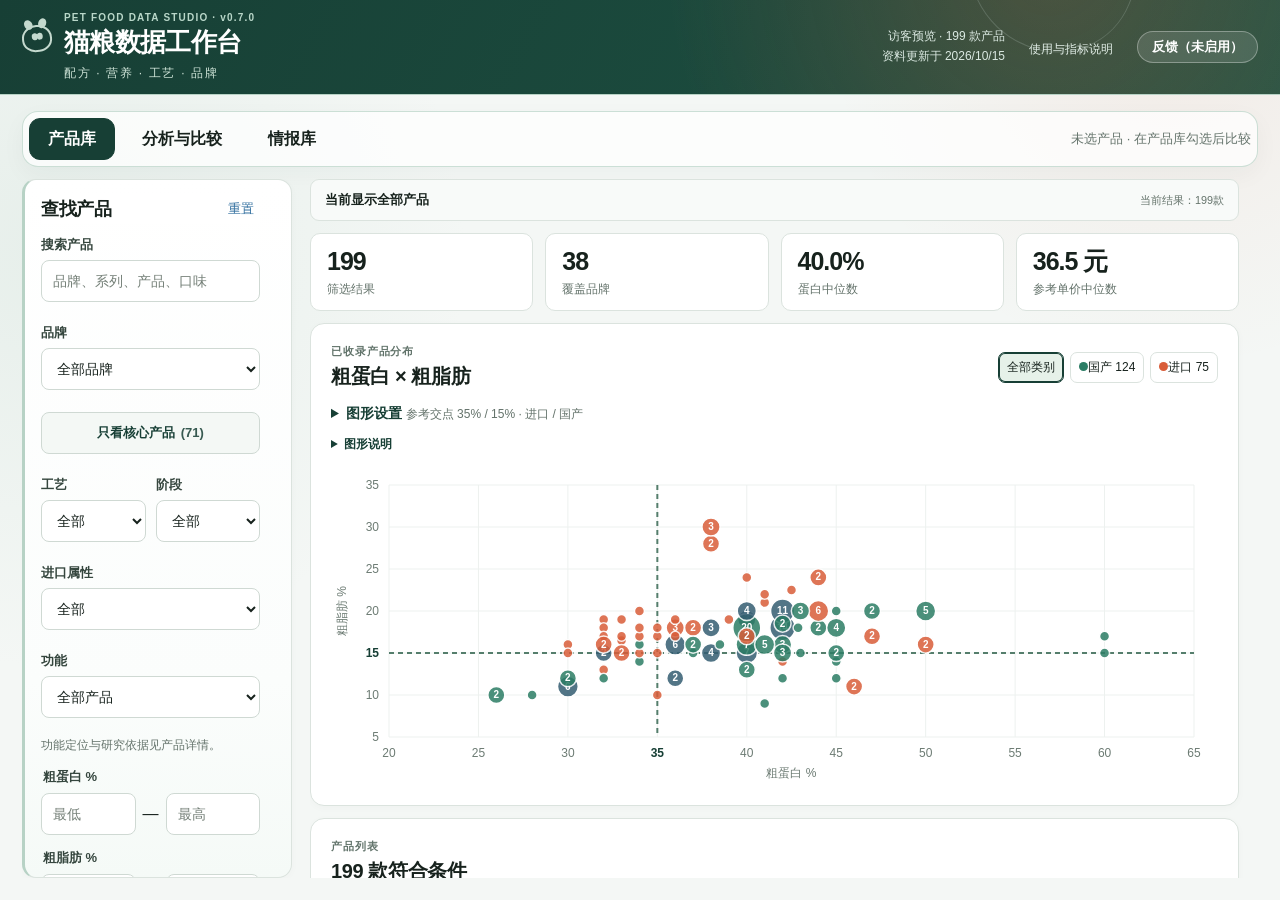
<file: index.html>
<!doctype html>
<html lang="zh-CN">
<head>
  <meta charset="utf-8">
  <meta name="viewport" content="width=device-width, initial-scale=1">
  <title>Pet Food Data Studio</title>
  <meta name="description" content="猫粮事实筛选、已收录产品分布与 SKU 横向比较工具">
  <link rel="stylesheet" href="styles.css?v=internal-v0.6.37">
  <link rel="stylesheet" href="feedback.css?v=internal-v0.6.37">
<link rel="preload" as="script" href="release-app-46e21d38d4b8ab44.js"></head>
<body data-audience="visitor">
  <header class="topbar">
    <div class="brand-lockup">
      <span class="pet-mark" aria-hidden="true"><i></i><b></b></span>
      <p class="eyebrow">PET FOOD DATA STUDIO · v0.7.0</p>
      <h1>猫粮数据工作台</h1>
      <p class="brand-subtitle">配方 · 营养 · 工艺 · 品牌</p>
    </div>
    <div class="topbar-meta" id="topbar-meta"></div>
    <button class="text-button" id="open-data-guide" type="button">使用与指标说明</button>
  </header>

  <main>
    <nav class="workspace-nav" aria-label="工作区">
      <button type="button" class="workspace-tab" data-workspace="library" aria-pressed="true">产品库</button>
      <button type="button" class="workspace-tab" data-workspace="analysis" aria-pressed="false">分析与比较</button>
      <!-- D097：标签由「品牌情报」改为「情报库」（该页同时含品牌情报与工厂情报两种模式）。 -->
      <button type="button" class="workspace-tab" data-workspace="intel" aria-pressed="false">情报库</button>
      <button type="button" class="workspace-tab" data-workspace="manage" aria-pressed="false">资料管理</button>
      <span id="workspace-selection">未选产品</span>
      <a class="secondary-button" id="pending-products-link" href="?catalog=pending">待补新品（10）</a>
    </nav>
    <section class="mode-banner" aria-label="资料编辑入口">
      <div><strong id="mode-title">正在连接编辑入口…</strong><p id="mode-help"></p></div>
      <button class="primary-button" id="jump-edit" type="button">修改产品资料</button>
    </section>
    <section class="panel saved-views" aria-label="常用筛选与比较方案" hidden>
      <details id="saved-views-panel">
        <summary>常用方案 · 保存筛选与比较组合</summary>
        <div class="saved-view-controls">
          <label>方案名称<input id="view-name" type="text" maxlength="60" placeholder="如：进口毛球粮对比"></label>
          <button class="secondary-button" id="save-view" type="button">保存当前组合</button>
          <label>已保存方案<select id="saved-view"><option value="">请选择方案</option></select></label>
          <button class="primary-button" id="restore-view" type="button" disabled>恢复方案</button>
          <button class="text-button" id="delete-view" type="button" disabled>删除方案</button>
          <button class="text-button" id="undo-delete-view" type="button" hidden>撤销删除</button>
        </div>
        <p class="theme-note">保存筛选、显示列、主次排序、已选SKU、图轴/基准/颜色/大小、条件与权重配置及本次适用限制；不保存产品事实、编辑草稿或人工分项判断。恢复后按最新资料重新计算，可能与保存时不同。只在当前浏览器和地址保留，最多20个；不自动恢复或覆盖同名方案。</p>
        <p id="view-message" class="theme-note" role="status" aria-live="polite"></p>
      </details>
    </section>
    <section class="workspace">
      <aside class="filters" aria-label="筛选条件" tabindex="0">
        <div class="filter-heading">
          <h2>查找产品</h2>
          <button class="text-button" id="reset-filters">重置</button>
        </div>
        <label>搜索产品
          <input id="search" type="search" placeholder="品牌、系列、产品、口味">
        </label>
        <label>品牌
          <select id="brand-filter"><option value="">全部品牌</option></select>
        </label>
        <div class="filter-grid">
          <label>工艺
            <select id="process-filter"><option value="">全部</option></select>
          </label>
          <label>阶段
            <select id="stage-filter"><option value="">全部</option></select>
          </label>
        </div>
        <label>进口属性
          <select id="import-filter"><option value="">全部</option></select>
        </label>
        <label>功能
          <select id="function-filter"><option value="">全部产品</option></select>
        </label>
        <p class="theme-note function-note">功能定位与研究依据见产品详情。</p>
        <div class="filter-grid production-filters">
          <label>生产方式<select id="production-mode-filter"><option value="">全部</option><option value="自有">自有</option><option value="代工">代工</option><option value="empty">未填写</option></select></label>
          <label>工厂名称<select id="factory-filter"><option value="">全部工厂</option><option value="filled">有工厂名称</option><option value="empty">未填写</option></select></label>
        </div>
        <div class="core-quick" aria-label="核心产品快捷入口">
          <button class="core-toggle-button" id="core-toggle" type="button" aria-pressed="false">只看核心产品</button>
          <span class="visually-hidden" id="core-quick-status" aria-live="polite"></span>
        </div>
        <div class="basic-ranges" aria-label="常用营养与价格范围">
          <fieldset><legend>粗蛋白 %</legend><div class="range-row"><input id="protein-min" type="number" step="0.1" placeholder="最低" aria-label="粗蛋白最低"><span>—</span><input id="protein-max" type="number" step="0.1" placeholder="最高" aria-label="粗蛋白最高"></div></fieldset>
          <fieldset><legend>粗脂肪 %</legend><div class="range-row"><input id="fat-min" type="number" step="0.1" placeholder="最低" aria-label="粗脂肪最低"><span>—</span><input id="fat-max" type="number" step="0.1" placeholder="最高" aria-label="粗脂肪最高"></div></fieldset>
          <fieldset><legend>参考价 元/斤</legend><div class="range-row"><input id="price-min" type="number" step="0.1" placeholder="最低" aria-label="参考价最低"><span>—</span><input id="price-max" type="number" step="0.1" placeholder="最高" aria-label="参考价最高"></div></fieldset>
        </div>
        <details class="filter-disclosure" id="more-filters">
          <summary>高级筛选 <span id="more-filter-count"></span></summary>
        <!-- D100：按 Charles 要求，这里去掉「我的分组」与「对比备注关键词」两个入口。
             分组/备注仍是产品“编辑”里的管理记录（详情页照旧展示、散点颜色与图例仍可按分组），
             只是不再作为筛选条件出现在侧栏。 -->
        <label>成分关键词（配料 / 添加剂 / 营养成分）
          <input id="ingredient-keyword" type="search" placeholder="如：鸡肉 牛磺酸（同时包含）">
        </label>
        <p class="theme-note">多词用空格或逗号分隔，须全部命中。查配料原文、营养添加剂原文、营养成分（保证值）原文三类成分文字；不查页面声称、产品名或描述。仅为原文字词，不判断含量、否定语义或功效。</p>
        <label>描述关键词（产品描述原文）
          <input id="description-keyword" type="search" placeholder="如：单一动物蛋白 无谷（同时包含）">
        </label>
        <p class="theme-note">查产品描述原文：工艺原话、页面卖点/声称、原料溯源、喂养实验/研究、工厂进口、保质期、规格、品牌与市场背景、功能原文以及品牌/系列/产品/口味名称（含旧名）。成分文字请用上面的「成分关键词」；同样是原文字词，不判断否定语义或功效。</p>
        <!-- D099：这三列来自品牌与工厂情报记录，此前能加到表头却不能排序、没有筛选入口，现补齐。 -->
        <label>品牌创立（情报记录）
          <select id="brand-founded-filter"><option value="">全部</option><option value="filled">有记录</option><option value="empty">未记录</option></select>
        </label>
        <label>工厂成立（情报记录）
          <select id="factory-founded-filter"><option value="">全部</option><option value="filled">有记录</option><option value="empty">未记录</option></select>
        </label>
        <label>工厂规模（情报记录）
          <select id="factory-scale-filter"><option value="">全部</option><option value="filled">有记录</option><option value="empty">未记录</option></select>
        </label>
        <p class="theme-note">品牌创立 / 工厂成立 / 工厂规模来自品牌与工厂情报（只读内存层，不写回 Excel）；未记录不等于不存在，"未记录"只选中当前没有该条记录的产品，缺失不按 0 处理。这三列也可加入表头，点表头排序、点漏斗筛选。</p>
        </details>
        <!-- D100：左侧不再单列「营养与动物性成分」类目（Charles：这个类目筛选不需要了）。
             但这四个控件本身必须留在 DOM 里——磷 / 水溶性氯化物 / 动物性原料 / 动物性蛋白
             四列的表头漏斗（D099）与左侧栏共用这几个控件，直接删掉会连带砍掉表头筛选。
             所以改为放在隐藏容器里，只把侧栏这个类目收掉，能力一条不减。 -->
        <div id="nutrition-filters" hidden aria-hidden="true">
          <fieldset><legend>磷筛选</legend><label>比较口径<select id="phosphorus-mode"><option value="">不筛</option><option value="bounded">明确上限/等值（适合低磷）</option><option value="declared">有原文声明值（候选）</option><option value="unknown">口径不足 / 待核</option></select></label><div class="range-row"><input id="phosphorus-min" type="number" step="0.01" placeholder="最低"><span>—</span><input id="phosphorus-max" type="number" step="0.01" placeholder="最高"></div><small>优先按同基准比较；“≥”只代表最低保证值，不自动判定低磷。</small></fieldset>
          <fieldset><legend>水溶性氯化物参考</legend><label>比较口径<select id="chloride-mode"><option value="">不筛</option><option value="bounded">明确上限/等值</option><option value="declared">有原文声明值（候选）</option><option value="unknown">口径不足 / 待核</option></select></label><div class="range-row"><input id="chloride-min" type="number" step="0.01" placeholder="最低"><span>—</span><input id="chloride-max" type="number" step="0.01" placeholder="最高"></div><small>水溶性氯化物不是氯化钠，也不等于咸度；氯化钠/氯化钾仅显示是否出现在添加剂原文。</small></fieldset>
          <fieldset><legend>动物性成分</legend><label>动物性原料占比<select id="animal-ingredient-mode"><option value="">不筛</option><option value="comparable">有明确单位/分母</option><option value="unknown">单位或分母待核</option></select></label><div class="range-row"><input id="animal-ingredient-min" type="number" min="0" max="100" step="0.1" placeholder="最低"><span>—</span><input id="animal-ingredient-max" type="number" min="0" max="100" step="0.1" placeholder="最高"></div><label>动物性蛋白 / 总蛋白<select id="animal-protein-mode"><option value="">不筛</option><option value="comparable">有明确单位/分母</option><option value="unknown">单位或分母待核</option></select></label><div class="range-row"><input id="animal-protein-min" type="number" min="0" max="100" step="0.1" placeholder="最低"><span>—</span><input id="animal-protein-max" type="number" min="0" max="100" step="0.1" placeholder="最高"></div><small>动物性原料比例与动物性蛋白比例分开；只有同口径时才可派生动物来源蛋白密度。</small></fieldset>
        </div>
        <details class="filter-disclosure filter-help"><summary>筛选说明</summary><div class="filter-note">条件同时作用于统计、散点和列表。未知值不按0处理；“人工确认核心”不含样板候选。更多筛选收起后，已填条件仍有效，可从结果上方查看或重置。磷、水溶性氯化物、动物性原料与动物性蛋白改为在表头筛选：把对应列加进表头，点列头漏斗即可（值与左侧共用一套条件）。</div></details>
        <!-- D099：每个可加入表头的营养指标都配一组最低/最高输入，供表头漏斗使用。
             它们不在左侧栏铺开（保持筛选栏简洁），由 app.js 按列动态生成，仍是同一套筛选链路。 -->
        <div id="metric-range-controls" hidden aria-hidden="true"></div>
      </aside>

      <div class="content" role="region" aria-label="图表与产品结果" tabindex="0">
        <div class="mobile-library-tools">
          <label class="mobile-search-label">查找产品<input id="mobile-search" type="search" placeholder="品牌、系列、产品或口味"></label>
          <div><button type="button" class="secondary-button" id="mobile-filters" aria-expanded="false">筛选</button><button type="button" class="secondary-button" id="mobile-chart" aria-pressed="false">看图表</button><button type="button" class="text-button" id="mobile-table" aria-pressed="false">完整表格</button></div>
        </div>
        <div class="query-summary" id="query-summary" role="status"></div>
        <input type="hidden" id="legend-mode"><input type="hidden" id="legend-category">
        <!-- D096：四张统计卡（筛选结果 / 覆盖品牌 / 蛋白中位数 / 元每斤记录中位数）回到产品库主页面。
             此前只挂在「分析与比较」内，产品库看不到；现在放在共享内容区，产品库与分析页都能看到。 -->
        <section class="summary-strip" id="summary-strip"></section>
        <section id="workspace-library" class="workarea" aria-label="产品库"><div id="library-chart"></div></section>
        <section id="workspace-analysis" class="workarea" aria-label="分析与比较" hidden>
          <div class="analysis-nav" aria-label="分析类型">
            <button type="button" data-analysis="nutrition" aria-pressed="true">营养分布</button>
            <button type="button" data-analysis="price" aria-pressed="false">价格关系</button>
            <button type="button" data-analysis="compare" aria-pressed="false">多款比较</button>
            <button type="button" data-analysis="score" aria-label="偏好与权重" aria-pressed="false">偏好与权重 <small class="trial-badge" aria-hidden="true">测试中</small></button>
          </div>
          <p id="analysis-context" class="analysis-context" role="status"></p>
          <div id="analysis-chart"></div>
          <section id="analysis-compare" class="panel" hidden>
            <h2>多款比较</h2><p class="theme-note">比较2–6款产品的营养、配方、价格与生产信息。</p>
            <button class="secondary-button" type="button" id="back-to-library">去产品库选产品</button>
            <label class="comparison-focus">比较重点<select id="comparison-focus"><option value="">整体差异</option><option value="nutrition">营养指标</option><option value="price">预算与价格</option><option value="animalRatios">配方与动物性成分</option><option value="feedingStudy">功能研究依据</option></select></label>
            <details class="comparison-metric-picker"><summary>选择比较指标</summary><p class="theme-note">初始沿用产品列表的指标；这里调整不改变列表、筛选或已选产品。</p><div id="comparison-metrics"></div></details>
            <div id="mobile-compare-pair"><p>手机先看两款，可切换其他已选产品。</p><label>第一款<select id="compare-first"></select></label><label>第二款<select id="compare-second"></select></label></div>
            <label class="compare-difference"><input type="checkbox" id="compare-differences"> 只看差异</label>
            <button type="button" class="text-button" id="compare-reset-view">恢复默认对照</button><div id="compare-inline"></div>
          </section>
          <div id="analysis-scoring" hidden></div>
        </section>
        <section id="workspace-intel" class="workarea" aria-label="情报库（品牌与工厂）" hidden></section>
        <section id="workspace-manage" class="workarea" aria-label="资料管理" hidden>
          <details class="panel" id="sample-panel">
            <summary>拆分样板与例外说明（按需查看）</summary>
            <div class="panel-heading"><div><p class="section-kicker">数据拆解样板 · 草案</p><h2>诚实一口 P40 鸡鱼味</h2></div><button class="secondary-button" id="sample-open-product" type="button">查看现役产品</button></div>
            <p class="theme-note">先确定一款的拆法，再用同品牌与第二品牌验证。这里展示草案，不改Excel、不新增专业分数。</p>
            <div id="sample-content"></div>
          </details>
          <div id="management-tools" class="panel">
            <h2>维护产品资料</h2><p class="theme-note">新资料用试行整理模板带入，先预览再写回；旧款从产品库点“编辑”，可纠正名称/口味并保留旧名。未知标准不必先补齐。</p>
          </div>
          <div id="management-products"></div>
          <div id="management-brand"></div>
          <div id="management-verification"></div>
          <section class="panel app-footer" id="data-source-notes" aria-label="数据来源与边界说明">
            <div class="panel-heading"><div><p class="section-kicker">来源与边界</p><h2>数据来自公开资料</h2></div></div>
            <p><strong>产品事实</strong>：以 38 份品牌工作簿为主本整理；品牌与工厂情报（成立/背景/规模/舆情/召回）来自官网、工商公示、权威媒体等公开信息核验，来源分级 [S] 官网/官方 · [T] 权威媒体/监管 · [C] 一般来源 · [U] 未证实；冲突口径并列记录、不合并。</p>
            <p>本看板为只读快照（生成时间 <span id="footer-generated-at">—</span>）；价格为参考记录，随品牌活动浮动，非固定售价；≥/≤ 为保证值非实测。修改产品资料请走编辑入口并留痕，写回规则见《工厂信息维护规范》。</p>
          </section>
        </section>

        <section class="panel chart-panel" id="chart-panel">
          <div class="panel-heading">
            <div><p class="section-kicker">已收录产品分布</p><h2 id="chart-title">粗蛋白 × 粗脂肪</h2></div>
            <div class="legend" id="chart-legend" aria-label="点击类别筛选全部视图"></div>
          </div>
          <details class="tool-disclosure" id="chart-settings">
          <summary>图形设置 <span id="chart-setting-summary">坐标轴、参考交点、颜色、价格</span></summary>
          <div class="chart-controls" aria-label="散点图比较基准"><label>价格图范围<select id="chart-price-range"><option value="">全部价格</option><option value="100">放大 0–100 元/斤</option></select></label><p id="chart-range-note" role="status"></p>
            <label>X轴<select id="x-axis"><option value="protein">粗蛋白 %</option><option value="fat">粗脂肪 %</option><option value="pricePerJin">参考单价</option></select></label>
            <label>Y轴<select id="y-axis"><option value="protein">粗蛋白 %</option><option value="fat" selected>粗脂肪 %</option><option value="pricePerJin">参考单价</option></select></label>
            <label>点大小<select id="point-size"><option value="uniform">统一大小（重叠显示款数）</option><option value="pricePerJin">参考价格（面积）</option></select></label>
            <label>点颜色<select id="point-color"><option value="imported">进口 / 国产</option><option value="process">工艺</option><option value="function">功能</option><option value="theme" hidden>旧版：描述主题</option><option value="group" hidden>内部：我的分组</option></select></label>
            <span>参考线仅用于观察分布，可自行调整</span>
            <label><span id="x-origin-label">粗蛋白 % 基准</span><input id="protein-origin" type="number" min="0" max="100" step="0.5" value="35"></label>
            <label><span id="y-origin-label">粗脂肪 % 基准</span><input id="fat-origin" type="number" min="0" max="100" step="0.5" value="15"></label>
            <button class="secondary-button" id="reset-origin" type="button">恢复当前指标默认基准</button>
          </div>
          <div class="price-sliders" aria-label="价格交互筛选">
            <label>最低参考元/斤<input id="price-slider-min" type="range" min="0" max="600" step="0.1" value="0"></label>
            <label>最高参考元/斤<input id="price-slider-max" type="range" min="0" max="600" step="0.1" value="600"></label>
            <output id="price-slider-label"></output><button class="secondary-button" id="clear-price" type="button">价格不限</button>
          </div>
          </details>
          <details class="data-explanation" id="chart-help"><summary>图形说明</summary><p class="chart-hint" id="chart-hint">图上数值按当前筛选结果显示；悬停或聚焦圆点查看产品名。</p></details>
          <div id="scatter" class="scatter" role="group" aria-label="粗蛋白和粗脂肪散点图"></div>
        </section>

        <section class="panel" id="scoring-panel">
          <section id="selection-lab" aria-label="选粮偏好实验室"></section>
          <details class="tool-disclosure" id="legacy-condition-analysis"><summary>高级工具 · 营养与配料条件分析（保留原设置）</summary>
          <section id="auto-panel" aria-labelledby="auto-title">
            <h2 id="auto-title">按我的偏好分析</h2>
            <p class="chart-hint">改资料或条件后自动更新。结果只表示条件匹配，不是质量评级；缺口只影响对应分项。</p>
            <div class="chart-controls">
              <label>分析方式<select id="auto-mode"><option value="off">只看资料（默认）</option><option value="custom">启用条件分析</option></select></label>
              <label>权重方案<select id="auto-scheme"><option value="daily">日常 · 40/35/25</option><option value="full">完整五维 · 30/25/20/15/10</option><option value="custom">自定义</option></select></label>
              <button type="button" class="secondary-button" id="auto-select-sample">选入三款样例</button>
            </div>
            <details id="auto-settings" hidden><summary>设置我的条件（没有专业默认阈值）</summary>
              <div class="edit-grid">
                <label>使用场景<select id="auto-scenario"><option value="adult">普通成年猫候选</option><option value="other">其他 / 疾病 / 处方：不算总分</option></select></label>
                <label>营养目标基准<select id="auto-basis"><option value="as_fed">原物质 / 原样</option><option value="dry_matter">干物质</option></select></label>
                <label>蛋白至少 %<input type="number" id="auto-proteinMin" min="0" max="100" step="any" placeholder="不设条件留空"></label>
                <label>脂肪至多 %<input type="number" id="auto-fatMax" min="0" max="100" step="any" placeholder="不设条件留空"></label>
                <label>配料必含词<input id="auto-requiredWords" maxlength="1000" placeholder="如：鸡肉 南瓜；全部命中"></label>
                <label>配料排除词<input id="auto-excludedWords" maxlength="1000" placeholder="只匹配文字，不证明无过敏原"></label>
                <label>动物原料至少 %<input type="number" id="auto-animalIngredientMin" min="0" max="100" step="any" placeholder="可空"></label>
                <label>动物原料目标分母<select id="auto-animalIngredientDenominator"><option value="input_mass">投料总质量</option><option value="finished_mass">成品总质量</option></select></label>
                <label>动物来源蛋白 / 总蛋白至少 %<input type="number" id="auto-animalProteinMin" min="0" max="100" step="any" placeholder="可空"></label>
                <label>预算上限 元/斤<input type="number" id="auto-budgetMax" min="0" step="any" placeholder="可空"></label>
                <label>超预算缓冲 元/斤<input type="number" id="auto-budgetBuffer" min="0.01" step="any" value="20"></label>
                <label>价格口径<select id="auto-priceScope"><option value="consistent">明确报价 / 单规格算术一致</option><option value="reference">所有单值参考价（含未对应）</option></select></label>
              </div>
              <p class="chart-hint">营养/比例条件可判断时：符合100，不符合0；无法从保证边界判断则未知。多条件等权合成该分项。配料仅比标签文字。预算内100，超过预算每一个缓冲距离下降100、最低0；便宜不等于品质好。未设置条件的启用维度保持未知，不自动跳过。</p>
            </details>
            <details id="auto-weights" hidden><summary>调整五维权重</summary><div class="edit-grid">
              <label>营养<input type="number" id="auto-weight-nutrition" min="0" max="100" value="40"></label>
              <label>配料<input type="number" id="auto-weight-ingredients" min="0" max="100" value="35"></label>
              <label>功能证据<input type="number" id="auto-weight-evidence" min="0" max="100" value="0"></label>
              <label>生产透明<input type="number" id="auto-weight-transparency" min="0" max="100" value="0"></label>
              <label>预算<input type="number" id="auto-weight-value" min="0" max="100" value="25"></label>
            </div><p class="chart-hint">功能证据与透明度没有自动专业判分；启用这两项会保留未知，不从资料齐全、进口或研究声称给分。</p></details>
            <p id="auto-status" role="status"></p>
            <div id="auto-results"></div>
            <div class="chart-controls">
              <button type="button" class="secondary-button" id="auto-compare">看横向比较</button>
              <button type="button" class="secondary-button" id="auto-chart">看价格 × 条件匹配图</button>
              <button type="button" class="secondary-button" id="auto-export">导出条件与分项CSV</button>
            </div>
            <p class="chart-hint">结果按当前资料、条件和权重重算，不保存旧分为产品事实；本次条件组合不跨刷新保存。</p>
          </section>
          </details>
          <details class="tool-disclosure" id="manual-trial-disclosure"><summary>内部高级工具 · 人工试评与校准</summary>
          <section id="trial-panel" aria-labelledby="trial-title">
            <h2 id="trial-title">多维试评与权重</h2>
            <p class="chart-hint">先看已选产品的五维资料，再填有依据的候选分。不是系统自动品质评级；进口、鲜肉、工艺和信息齐全不自动加分。缺任何启用项总分留空，不按剩余项抬高分数。</p>
            <div class="chart-controls">
              <label>评价方式<select id="trial-mode"><option value="off">只看资料（默认）</option><option value="custom">自定义候选试评</option></select></label>
              <label>权重方案<select id="trial-weight-scheme" aria-label="权重方案"><option value="daily">日常选购 · 40/35/25</option><option value="full">完整五维 · 30/25/20/15/10</option><option value="custom">自定义权重</option></select></label>
              <label>使用场景<select id="trial-scenario"><option value="adult">普通成年猫日常主食（候选）</option><option value="other">其他 / 疾病 / 处方（只记录分项）</option></select></label>
              <button class="secondary-button" type="button" id="trial-reset">清空当前草稿</button>
            </div>
            <p class="chart-hint" id="trial-weight-hint"></p>
            <details id="trial-config" hidden><summary>调整五维权重与判分依据（草案，可改）</summary><div class="score-rules" id="trial-rules"></div><p class="chart-hint">总分 = 各启用维度分 × 该权重 / 启用权重总和。候选分档仅供讨论，采用后仍需实际判据/出处，不自动填分；改场景或判分依据后旧分失效，重新确认才参与。准确标准另核原文，不沿用偏好演示区间。</p></details>
            <p id="trial-status" role="status"></p>
            <div id="trial-totals" class="trial-totals"></div>
            <div id="trial-matrix"></div>
            <details class="tool-disclosure"><summary>保存 / 恢复试评与导出</summary>
              <p class="chart-hint">试评是你的候选判断，不写Excel事实。只在当前浏览器与同源地址保存；长期保留请下载JSON，可在其他浏览器导入。分项判断在这里单独保存。</p>
              <div class="chart-controls">
                <label>试评名称<input id="trial-name" maxlength="60" placeholder="可空，自动按时间命名"></label>
                <button class="primary-button" type="button" id="trial-save">保存这次试评</button>
                <label>已保存试评<select id="trial-saved"></select></label>
                <button class="secondary-button" type="button" id="trial-restore" disabled>恢复试评</button>
                <button class="secondary-button" type="button" id="trial-delete" disabled>移除试评</button>
                <button class="secondary-button" type="button" id="trial-undo" hidden>撤销移除</button>
                <button class="secondary-button" type="button" id="trial-export">下载当前JSON备份</button>
                <button class="secondary-button" type="button" id="trial-csv">导出分项CSV</button>
                <label>导入JSON为草稿<input type="file" accept=".json,application/json" id="trial-import"></label>
              </div>
            </details>
            <p id="trial-message" role="status"></p>
          </section>
          </details>
          <details class="tool-disclosure" id="scoring-disclosure">
          <summary>内部高级工具 · 旧版目标匹配 <span id="scoring-disclosure-status">未启用</span></summary>
          <p class="chart-hint">不评分为默认。开启后初始数字仅演示操作，请改成你的目标；不是专业标准、营养建议或推荐。保证值的上下界/干物质基准未完全结构化，只比较导入数值；蛋白不是越高越好，价格不是实时售价。功能声称、进口/国产、工艺不自动加分。</p>
          <div class="chart-controls">
            <label>评分模式<select id="score-mode"><option value="off">不评分，只看事实</option><option value="custom">自定义偏好（实验）</option></select></label>
            <label>价格评分口径<select id="score-price-scope"><option value="single_consistent">明确包装或单规格算术一致</option><option value="reference">全部单值参考价（含未对应）</option></select></label>
          </div>
          <div class="score-rules" id="score-rules" hidden></div>
          <p class="chart-hint" id="score-formula" hidden>目标区间内100分；超出区间后，每偏离一个“缓冲距离”下降100分，最低0分。权重自动归一化，设为0就不参与。缺任何已启用维度则不算总分、不进排名；资料覆盖率不是质量分。这里的规则与权重只用于当前查看，不写Excel。</p>
          <p id="score-status" role="status"></p>
          <div id="score-results"></div>
          </details>
        </section>

        <section class="panel" id="brand-panel">
          <details><summary>品牌资料与来源（展开查看，不是品牌评级）</summary>
            <p class="chart-hint">只展示现役工作簿“品牌信息”已有记录；信息性质、原核验状态和出处原样保留，不把自述/待核变成已证实。这里不产生评分，也不把品牌背景套用为每款SKU的生产事实。</p>
            <div class="chart-controls"><label>查看品牌<select id="brand-info-select"><option value="">请选择品牌</option></select></label><button class="secondary-button" id="brand-show-products" type="button" disabled>筛选这个品牌的产品</button></div>
            <div id="brand-info-content"></div>
          </details>
        </section>

        <section class="panel products-panel">
          <div class="panel-heading list-heading">
            <div><p class="section-kicker">产品列表</p><h2><span id="result-count">0</span> 款符合条件</h2></div>
            <div class="list-actions">
              <button class="secondary-button" id="jump-verification" type="button" hidden>按需核验</button>
              <button class="secondary-button" id="export-csv" title="导出全量筛选结果，沿用当前可见列与主次排序；保留核心、生产方式和工厂名称。CSV供查阅，维护Excel在资料管理。">导出查阅CSV</button>
              <button class="primary-button" id="open-compare" disabled>横向比较 <span id="compare-count">0</span> 款</button>
            </div>
          </div>
          <div class="list-toolbar">
            <label>在产品中查找
              <input id="list-search" type="search" placeholder="品牌、系列、产品、口味">
            </label>
            <input type="hidden" id="list-sort" value="source">
            <button class="text-button" id="reset-sort" type="button">恢复原始顺序</button>
            <label class="page-size-control">每页显示<select id="page-size" aria-label="每页显示产品数量"><option value="15" selected>15款</option><option value="30">30款</option><option value="50">50款</option></select></label>
            <button class="secondary-button pending-button" id="pending-import" type="button" aria-pressed="false">只看进口待核验 <span id="pending-count"></span></button>
          </div>
          <details class="column-picker" id="column-picker">
          <summary>显示指标与多级排序 <span id="column-count"></span></summary>
            <div class="column-picker-body">
              <div class="column-picker-topline">
                <label class="preset-select">快速预设（可选）
                  <select id="table-preset-select" aria-label="选择常用指标预设">
                    <option value="custom">当前自选</option>
                    <option value="compact">简洁选粮</option>
                    <option value="basic">基础营养与生产</option>
                    <option value="minerals">磷与氯化物</option>
                    <option value="price">价格与营养</option>
                    <option value="animal">动物性成分</option>
                  </select>
                </label>
                <p class="list-note">预设只是常用任务的一键起点；选完后仍可继续勾选、取消或排序，不增加新的数据口径。</p>
              </div>
              <label>查找指标<input id="column-search" type="search" placeholder="例如：磷、价格、牛磺酸"></label>
              <div class="column-options" id="column-options" role="group" aria-label="选择显示列"></div>
              <p class="list-note" id="column-message" role="status"></p>
              <div class="secondary-sort-controls">
                <label>同值时再按<select id="secondary-sort"><option value="">保持原顺序</option></select></label>
                <label>次级方向<select id="secondary-direction"><option value="asc">从低到高</option><option value="desc">从高到低</option></select></label>
              </div>
            </div>
          </details>
          <p class="table-status" id="sort-note" role="status">表头点击：正序 → 倒序 → 原始顺序。</p>
          <p class="table-status" id="core-save-status" role="status" aria-live="polite"></p>
          <p class="list-note metric-notes"><span id="metric-reading-note">参考价不是实时售价；≥ / ≤ 是保证下限 / 上限，不是实测值。空白不代表零。</span> <button class="text-button" type="button" id="open-reading-guide">怎么比较？</button></p>
          <div class="selection-toolbar" aria-label="产品选择与批量编辑">
            <span id="selection-status" role="status">尚未选择产品</span>
            <div id="selected-products" class="selected-products" aria-label="已选产品"></div>
            <button class="secondary-button" id="select-page" type="button">选择本页</button>
            <button class="text-button" id="clear-selection" type="button">清空选择</button>
            <button class="secondary-button" id="selection-analysis" aria-label="偏好与权重" type="button" disabled>偏好与权重 <small class="trial-badge" aria-hidden="true">测试中</small></button>
            <button class="primary-button" id="batch-core" type="button" hidden disabled>批量设置核心</button>
            <button class="secondary-button" id="open-maintenance" type="button" hidden>资料维护 / 新增 SKU</button>
          </div>
          <details class="edit-guide" id="edit-guide">
            <summary>修改说明与来源边界</summary>
            <div class="edit-guide-content">
              <p id="edit-guide-mode">从“编辑入口”打开本页后，可在产品行直接点“编辑”，填写修改原因并保存。系统会保留修改前 Excel 副本、更新现役表并重新生成看板；原始截图和 OCR 不会被修改。普通只读页面仍可查看来源路径。</p>
              <p>当前“国产/进口”优先采用本项目对本款的人工确认，否则根据工作簿原文归类；详情和导出可回看依据。分类确认不补齐具体国家、工厂或手续信息。补证时分别核对<strong>这款成品</strong>的原产国、生产企业、中文背标、进口登记号与境内责任人，并记录适用SKU。新产品不会自动继承品牌分类。</p>
            </div>
          </details>
          <div id="mobile-product-cards"></div>
          <div class="table-wrap" id="product-table-wrap">
            <table>
              <thead><tr id="product-head"></tr></thead>
              <tbody id="product-rows"></tbody>
            </table>
          </div>
          <div class="empty-state" id="empty-state" hidden>当前条件没有匹配产品。未知值不会被当作 0。</div>
          <div class="list-pager" id="list-pager">
            <span id="page-status"></span>
            <div><button class="secondary-button" id="prev-page" type="button">上一页</button><button class="secondary-button" id="next-page" type="button">下一页</button></div>
          </div>
        </section>
        <section class="panel verification-panel" id="verification-panel" hidden>
          <div class="panel-heading"><div><p class="section-kicker">按需使用</p><h2>来源核验工具</h2></div><button class="text-button" id="hide-verification" type="button">收起</button><span id="verification-summary" class="verification-summary"></span></div>
          <p class="list-note">自动线索不等于错误，也不是必须清零的作业；多规格本身不算错误。日常分类和核心选择直接用产品编辑，只有需要核对来源时使用这里。</p>
          <div class="verification-toolbar">
            <label>查找品牌 / 产品 <input id="verification-search" type="search" placeholder="输入品牌或产品名"></label>
            <label>处理批次 <select id="verification-priority"><option value="1">第一批：进口属性待核</option><option value="">全部线索</option><option value="2">第二批：其他事实/角色</option><option value="3">第三批：页面声称</option></select></label>
            <label>核验项 <select id="verification-field"><option value="">全部类别</option><option value="import_origin">成品产地/属性</option><option value="import_procedure">进口手续</option><option value="core_role">核心角色</option><option value="package_size">包装规格</option><option value="marketing_claims">页面声称</option></select></label>
            <label>状态 <select id="verification-status"><option value="open">待处理（含需复核）</option><option value="">全部状态</option><option value="pending">自动待核</option><option value="stale">源变化需复核</option><option value="needs_evidence">待补证据</option><option value="disputed">有冲突</option><option value="verified">证据已核</option><option value="user_confirmed">人工已确认属性</option></select></label>
          </div>
          <div id="verification-list" class="verification-list"></div>
          <div class="list-pager"><span id="verification-page-status"></span><div><button class="secondary-button" id="verification-prev" type="button">上一页</button><button class="secondary-button" id="verification-next" type="button">下一页</button></div></div>
        </section>
        <footer class="tool-signature" aria-label="工具署名">
          <span>査老师的宠物小灶</span>
          <button type="button" class="text-button" id="open-tool-about">关于与联系</button>
        </footer>
      </div>
    </section>
  </main>

  <div class="overlay" id="detail-overlay" hidden>
    <article class="drawer" aria-modal="true" aria-labelledby="detail-title">
      <button class="close-button" data-close="detail-overlay" aria-label="关闭">×</button>
      <div id="detail-content"></div>
    </article>
  </div>

  <div class="overlay" id="compare-overlay" hidden>
    <article class="compare-modal" aria-modal="true" aria-labelledby="compare-title">
      <button class="close-button" data-close="compare-overlay" aria-label="关闭">×</button>
      <div id="compare-content"></div>
    </article>
  </div>

  <div class="overlay" id="edit-overlay" hidden>
    <article class="drawer edit-drawer" aria-modal="true" aria-labelledby="edit-title">
      <button class="close-button" data-close="edit-overlay" aria-label="关闭">×</button>
      <div id="edit-content"></div>
    </article>
  </div>

  <div class="overlay" id="verification-overlay" hidden>
    <article class="drawer edit-drawer" aria-modal="true" aria-labelledby="verification-title">
      <button class="close-button" data-close="verification-overlay" aria-label="关闭">×</button>
      <div id="verification-content"></div>
    </article>
  </div>

  <div class="overlay" id="data-guide-overlay" hidden>
    <article class="drawer" role="dialog" aria-modal="true" aria-labelledby="data-guide-title">
      <button class="close-button" data-close="data-guide-overlay" aria-label="关闭资料说明">×</button>
      <h2 id="data-guide-title">使用与指标说明</h2>
      <p class="detail-help">先看含义，再比较数字。这里解释怎样读懂资料，不替产品作质量评级。</p>
      <nav class="reading-guide-nav" aria-label="说明主题">
        <button type="button" class="text-button" data-guide-section="guide-indicators">营养数值</button>
        <button type="button" class="text-button" data-guide-section="guide-price">价格</button>
        <button type="button" class="text-button" data-guide-section="guide-ingredients">配料与消化率</button>
        <button type="button" class="text-button" data-guide-section="guide-process">阶段与功能</button>
        <button type="button" class="text-button" data-guide-section="guide-use">图表与排序</button>
        <button type="button" class="text-button" data-guide-section="guide-brand-factory">品牌与工厂</button>
        <button type="button" class="text-button" data-guide-section="guide-about">关于与联系</button>
      </nav>
      <section class="detail-section" id="guide-indicators"><h3>指标与查看口径</h3>
        <p><strong>保证值不等于实测值。</strong>≥ 表示保证下限，≤ 表示保证上限。没有比较符也不能自动当成实测；需要看原文是否注明检测及其样品、批次、日期和方法。</p>
        <details class="reading-topic" open><summary>磷：标示得低，不一定实际更低</summary>
          <p>例如“磷≥0.8%”，只承诺至少达到0.8%，不是说实际含量就是0.8%。不能据此断定它比“磷≥1.0%”的产品实际磷更低。</p>
          <p>不同生命阶段、适用标准及品牌标示方式可能影响保证下限。成猫粮和幼猫粮应结合各自标签与适用标准阅读，不能把所有差异都归因于标准，也不能仅凭保证下限认定“低磷”。</p>
          <p>两个最低保证值相除，也不是实际钙磷比。需要限制磷摄入时，应由兽医结合个体情况及可靠的产品资料判断。</p>
        </details>
        <details class="reading-topic"><summary>水溶性氯化物、钠与“咸不咸”</summary>
          <p>水溶性氯化物通常以Cl计，既不等于食盐含量，也不等于钠含量。它的保证下限不能直接表示咸度，更不能代替限钠判断；钠需要看独立标示或检测记录。</p>
        </details>
        <details class="reading-topic"><summary>干物质、原物质与单位：先确认比较的是同一件事</summary>
          <p>原物质包含水分；干物质是扣除水分后的口径。干粮与湿粮尤其不能直接拿标签百分比比高低。本页不自动换算两种基准；水分保证上限也不能当成实测水分作精确换算。</p>
          <p>%、mg/kg、IU/kg和每单位能量的含量不是同一口径。排序会按系统识别的单位分组，但不能保证基准、测法或上下限都一致；请结合详情原文比较。</p>
        </details>
        <details class="reading-topic"><summary>蛋白、脂肪、粗灰分与其他营养指标</summary>
          <p>粗蛋白不直接说明蛋白来源、氨基酸平衡或消化利用程度；蛋白和脂肪也不是越高越好。粗灰分是矿物残留总量指标，不等于“添加的灰”或杂质；粗纤维不等于总膳食纤维。</p>
          <p>牛磺酸、维生素、矿物质及脂肪酸需要结合生命阶段、完整配方和标示口径阅读，不做单项越高越好的排名。配料中的添加量不等于成品实测总含量；Omega-3也不能直接当成EPA+DHA含量。</p>
          <p>能量要分清代谢能及其测定或估算方法；kcal/kg与kcal/100g须统一后比较。未收录能量时，不用蛋白脂肪粗略替代每日喂养量。</p>
        </details>
        <div id="guide-metric-directory"></div>
      </section>
      <section class="detail-section" id="guide-price"><h3>价格：比较前先看规格与报价条件</h3>
        <p>价格是已收录资料中的参考记录，不是实时售价。渠道、日期、包装净重、购买数量、优惠券、赠品及运费都可能影响到手价；缺少报价条件时不能当成同条件最低价。</p>
        <p>元/斤按500克比较；页面价格通常是某包装或组合的报价。多规格与价格尚未对应时，不应直接算作该规格的实际到手价。相同元/斤也不等于每日喂养成本相同，后者还取决于能量密度、喂养量和猫的情况。</p>
      </section>
      <section class="detail-section" id="guide-ingredients"><h3>配料、动物性比例与消化率</h3>
        <p><strong>先看分母。</strong>动物性原料添加比例，不等于动物性蛋白占总蛋白的比例；两者不能互相替代。鲜肉和肉粉含水量不同，仅比较添加百分比不能判断谁提供的动物性蛋白更多。</p>
        <p>配料顺序通常反映投料重量顺序，不代表成品中的蛋白贡献顺序；鲜料脱水、复合原料和拆分列项都会影响理解。无谷不等于无碳水，也不自动等于低敏；“单一肉源”仍需核对完整配料和其他动物来源。</p>
        <p>胃蛋白酶消化率与动物喂养试验中的消化率是不同测法；干物质、蛋白等消化率的测定对象也可能不同。不能仅凭两个百分比作跨方法排名，更不能直接推算每只猫的吸收率。</p>
      </section>
      <section class="detail-section" id="guide-process"><h3>生命阶段、工艺与功能</h3>
        <p>幼猫、成猫、老年和全阶段是适用范围或产品定位，不是品质等级。“全阶段”不代表每只猫在任何健康状态下都适合；应核对产品标签、适用标准和个体需求。</p>
        <p>功能分类可能来自产品定位，也可能附有研究资料；未标研究不等于没有效果，有研究也不等于对每只猫都有效。查看研究对应的产品/配方、对象、样本量、时长、对照及结果，原料研究不能直接当成成品功效证据。</p>
        <p>适口性不等于长期营养效果；喂养试验、消化率试验与特定功能试验回答的问题不同。普通产品的功能描述不能代替疾病诊断或治疗。</p>
        <div id="guide-process-content"></div>
      </section>
      <section class="detail-section" id="guide-use"><h3>筛选、排序、图表与偏好评分</h3>
        <p><strong>先筛全部结果，再排序，最后分页。</strong>每页15/30/50款只影响显示数量。表头排序依次为正序、倒序、恢复；切换另一表头时，原排序可作为同值时的次级排序，优先级以表上提示为准。</p>
        <p>数值排序比较的是已记录数字，不是实际营养高低或质量排名。≥、≤、实测值和基准未明的记录不能因为排在一起就视为完全可比。空白、—或未收录不代表零；范围、多值或口径不清的原文可能仍在详情中，但不进入对应数值比较。</p>
        <p>图中参考交点只是你设置的视觉参考，不是合格线，也不改变坐标值。点上的数字表示重叠产品款数；颜色表示所选类别，不表示品质等级。缺少当前轴指标的产品不画点，仍保留在列表；价格放大只改图形范围。</p>
        <p>偏好分数表示与当前条件和权重的匹配，不是营养合格率、医学评价或品质评级。先看分项与缺失原因，再看总分；不同方案的分数不能直接混排。</p>
        <p>核心产品由Charles人工确定，是重点比较范围，不是销量或品质排名。内部版星标用于保存核心选择，比较勾选只临时选入2–6款；公开版规划隐藏星标操作列，只保留核心筛选，访客不能修改。</p>
        <p>生成日期是本次看板整理时间，不代表每条资料都在当天核实。旧报价、旧配方和旧工厂记录需要结合各自来源日期与适用版本查看。</p>
      </section>
      <section class="detail-section" id="guide-brand-factory"><h3>品牌与工厂</h3>
        <p>品牌所属地不等于生产地；进口属性不代表原料全部进口，也不是品质等级。自有或代工描述生产关系，不能单独说明质量；同品牌不同产品、批次或时期可能由不同工厂生产，供应商也不等于成品制造商。</p>
        <p>来源分级保留：S 官网/官方、T 权威媒体、C 一般来源、U 未证实。等级帮助识别出处，不是品牌评分；官网声明也不等于独立验证。具体结论仍需看来源内容、日期、适用范围与是否存在冲突。</p>
        <p>工厂成立年份、设计产能、实际产量与集团总规模不是同一概念。舆情、监管通报和召回应区分事件性质、时间、地区及批次，不能把单一事件外推到品牌全部现役产品。</p>
        <div id="guide-brand-host"></div>
        <details class="detail-section"><summary>本库已有工厂记录</summary><div id="guide-factory-content"></div></details>
      </section>
      <section class="detail-section" id="guide-about">
        <h3>关于本工具</h3>
        <p>由<strong>査老师的宠物小灶</strong>整理与维护，帮助你查找产品资料、理解差异并进行比较。</p>
        <p><strong>联系与纠错：</strong>在抖音或小红书搜索“査老师的宠物小灶”。如发现信息有误，欢迎附上产品名称、问题说明及可核对的链接或包装照片。</p>
        <h3>访问统计与隐私</h3>
        <p>公开站使用 Cloudflare Web Analytics 汇总浏览量、访问次数、来源与设备信息，帮助改进体验。统计不使用 Cookie，不用于识别个人；本工具不额外采集搜索内容、表单内容或产品选择。开启浏览器“不跟踪”时不加载统计，统计不可用也不影响使用。</p>
        <h3>公开信息与使用声明</h3>
        <p>资料主要整理自品牌官网、产品页面、包装标签、监管公示及其他网络公开信息。不同来源可能存在更新延迟、遗漏或表述差异；公开可查不等于已经独立验证，请结合记录日期、来源及当前产品标签阅读。</p>
        <p>价格仅供参考，不是实时报价或购买承诺。营养保证值不等于实测值；品牌宣传、功能声称与市场排名按各自证据范围展示，不代表本工具对功效、品质或安全作出保证。</p>
        <p>筛选、比较与测试中的偏好分数用于辅助理解，不构成质量认证、购买推荐或兽医诊疗建议。涉及疾病、处方饮食或特殊营养需求，请咨询兽医，并结合宠物实际情况判断。</p>
        <p>本工具的整理与维护署名不改变第三方资料、商标及图片的权利归属，也不表示相关品牌与本工具存在合作或背书关系。如有内容或权利问题，可通过上述账号联系核查、更正或处理。本声明不排除依法应承担的责任。</p>
      </section>
    </article>
  </div>

  
  
  
  
  
  
  
  
  
  
  
  
  
  
  
  
  
  
  
  
  
  
  
  
  
  
  
  
  
  
  
  
<aside id="release-status" role="status" style="position:fixed;top:16px;left:50%;transform:translateX(-50%);z-index:99999;max-width:90vw;padding:14px 22px;background:#fff9ef;color:#413d32;border:1px solid #ded5c5;border-radius:14px;box-shadow:0 4px 20px #0002"><span id="release-message" aria-live="polite">正在载入猫粮资料…</span><small id="release-loading-hint" style="display:block;margin-top:4px;font-size:12px;line-height:1.6;color:#696252">首次载入可能需要约20秒，网络较慢时会更久，请稍候。</small> <a id="release-retry" href="" hidden>重新加载</a><noscript>请启用浏览器 JavaScript 后重新打开。</noscript></aside><script defer src="release-bootstrap-640823f964536595.js"></script>  <script defer src="public-analytics.js"></script>
</body>
</html>
</file>
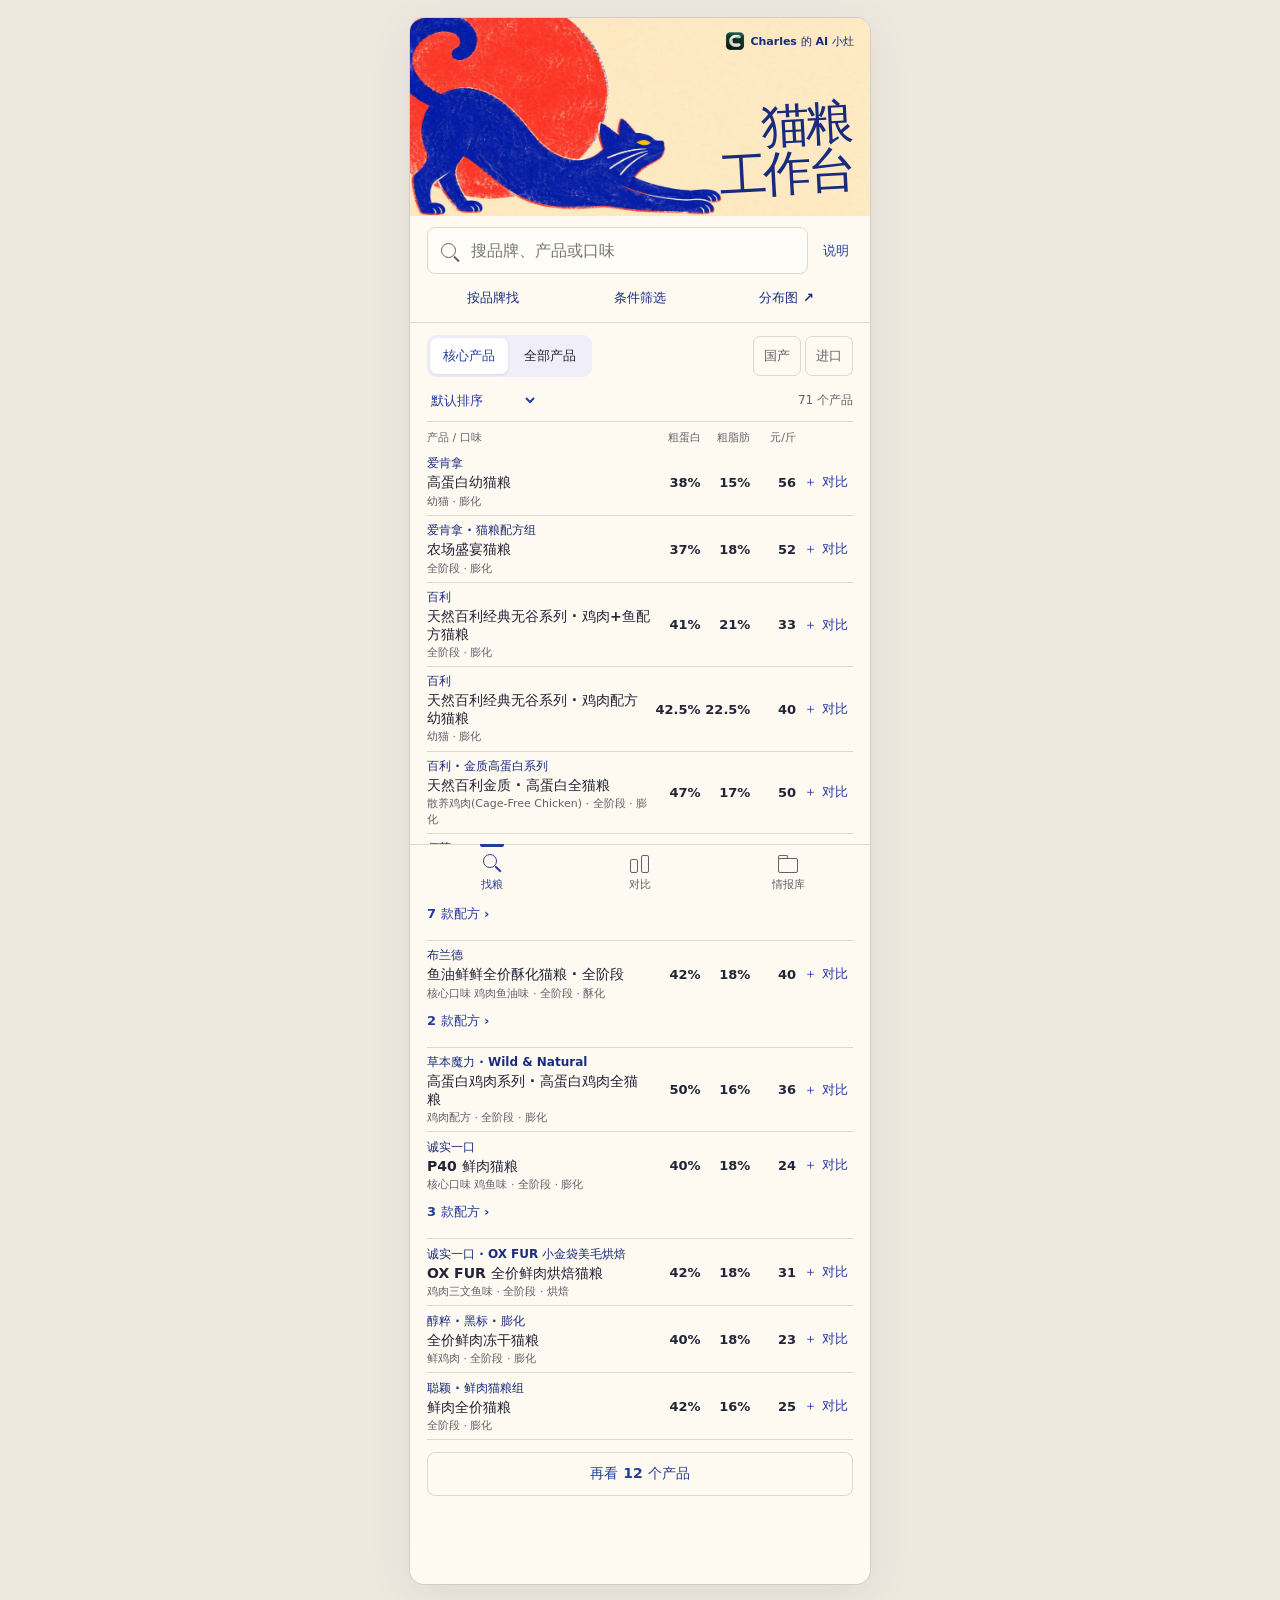
<file: mobile/index.html>
<!doctype html>
<html lang="zh-CN">
<head>
<meta charset="utf-8">
<meta name="viewport" content="width=device-width, initial-scale=1, viewport-fit=cover">
<meta name="theme-color" content="#fff9ec">
<title>猫粮工作台</title>
<link rel="icon" type="image/png" href="charles-c.png">
<link rel="stylesheet" href="style-2c6b04f11a544777.css">
<script defer src="catalog-b99f74b8fabdd189.js"></script>
<script defer src="scatter-035a57841bd52d71.js"></script>
<script defer src="analysis-f0ee7bb3d0b6adf2.js"></script>
<script defer src="loader-2c18138ff306d361.js"></script>
<script defer src="app-27a32d2530e6ae83.js"></script>
</head>
<body>
<main id="app" class="phone"><p style="padding:24px">正在载入猫粮工作台… <a href="">重新加载</a></p></main>
<dialog id="sheet" aria-labelledby="sheet-title"><div id="sheet-body"></div></dialog>
<div id="message" role="status" class="sr"></div>
</body>
</html>
</file>
<file: styles.css>
:root {
  color-scheme: light;
  --ink: #17221d;
  --muted: #64736b;
  --line: #dbe3de;
  --surface: #ffffff;
  --canvas: #f4f7f5;
  --deep: #173f35;
  --accent: #d95d39;
  --accent-soft: #fff0ea;
  --blue: #316f9f;
  --blue-soft: #e9f3fa;
  --radius: 14px;
  /* 页面可用宽度上限 = 放大之前的原值 1680px。
     演进：D092 曾放宽到 2400px（横向铺满，视觉上"被放大"）→ D094 收为 1440px（对齐只读线）
     → D095 恢复为放大前的 1680px（Charles：要的是"调回放大前的版本"，不必等于只读线）。
     散点图仍按容器实测宽度出图（缩放比 1、填满容器），页面收窄不会再出现"图缩在中间"。 */
  --page-max: 1680px;
  font-family: "Helvetica Neue", "PingFang SC", "Microsoft YaHei", Arial, sans-serif;
}

.comparison-summary { border-bottom: 1px solid var(--line); padding-bottom: 12px; }
.comparison-metric-picker { margin: 4px 0 14px; border-block: 1px solid var(--line); padding: 10px 0; }
.comparison-metric-picker summary { cursor: pointer; color: var(--deep); font-weight: 600; }
#comparison-metrics { display: grid; grid-template-columns: repeat(auto-fit,minmax(160px,1fr)); gap: 8px 14px; max-height: 260px; overflow-y: auto; overscroll-behavior: contain; padding: 6px 2px; }
#comparison-metrics label { display: flex; gap: 7px; align-items: center; min-height: 36px; font-size: 13px; }
#comparison-metrics input { width: 16px; height: 16px; flex: 0 0 auto; }
.comparison-focus { display: inline-flex; gap: 8px; align-items: center; margin: 12px 0; flex-wrap: wrap; }
.comparison-focus select, #mobile-compare-pair select { padding: 10px; border: 1px solid var(--line); border-radius: 8px; background: white; max-width: 100%; }
#mobile-compare-pair { display: none; }
.comparison-summary dl { margin: 12px 0; }
.comparison-summary dl > div { margin: 14px 0; }
.comparison-summary dt { font-weight: 600; color: var(--deep); }
.comparison-summary dd { margin: 5px 0 0; line-height: 1.75; overflow-wrap: anywhere; }
.comparison-keys { padding: 8px 12px; background: #f0f5f2; border-radius: 8px; }
.comparison-keys p { font-size: 13px; line-height: 1.6; margin: 5px 0; overflow-wrap: anywhere; }
.mobile-library-tools, #mobile-filter-close, #mobile-product-cards { display: none; }
@media (max-width:620px) {
  #mobile-compare-pair { display: grid; gap: 8px; }
  #mobile-compare-pair label { display: grid; gap: 4px; min-width: 0; }
  #mobile-compare-pair select { width: 100%; min-width: 0; font-size: 14px; text-overflow: ellipsis; }
  body #analysis-compare { min-width: 0; }
  body header.topbar { display: grid; grid-template-columns: 1fr auto; gap: 10px; padding: 16px; }
  body header.topbar .brand-lockup { grid-column: 1 / -1; }
  body header.topbar .brand-subtitle, body header.topbar .topbar-meta { display: none; }
  body header.topbar #open-data-guide { order: 0; justify-self: start; }
  body header.topbar .fb-topbar-actions { order: 0; }
  body[data-workspace="library"] #summary-strip { display: none; }
  body[data-workspace="library"]:not(.mobile-show-table) .products-panel .list-actions,
  body[data-workspace="library"]:not(.mobile-show-table) .products-panel .list-toolbar,
  body[data-workspace="library"]:not(.mobile-show-table) #column-picker,
  body[data-workspace="library"]:not(.mobile-show-table) #sort-note { display: none; }
  body[data-workspace="library"] .query-summary { padding: 9px 12px; }
  body[data-workspace="library"] .mobile-library-tools { display: grid; gap: 10px; }
  .mobile-search-label { display: grid; gap: 6px; font-weight: 600; }
  #mobile-search { width: 100%; min-height: 44px; padding: 10px 12px; border: 1px solid var(--line); border-radius: 8px; font-size: 16px; }
  .mobile-library-tools > div { display: flex; gap: 8px; flex-wrap: wrap; }
  body .workspace > .filters { display: none; }
  body.mobile-filters-open { overflow: hidden; }
  body.mobile-filters-open .workspace > .filters { display: block; position: fixed; inset: 0; z-index: 40; width: 100%; height: 100dvh; max-height: 100dvh; overflow-y: auto; border-radius: 0; padding: 20px 20px 90px; background: var(--surface); }
  body.mobile-filters-open #mobile-filter-close { display: block; position: fixed; bottom: 16px; left: 20px; width: calc(100% - 40px); z-index: 41; min-height: 46px; }
  body[data-workspace="library"]:not(.mobile-show-chart) #library-chart { display: none; }
  body[data-workspace="library"]:not(.mobile-show-table) #product-table-wrap { display: none; }
  body[data-workspace="library"]:not(.mobile-show-table) #mobile-product-cards { display: grid; gap: 0; }
  .mobile-product-card { padding: 18px 0; border-bottom: 1px solid var(--line); min-width: 0; }
  .mobile-product-card h3 { margin: 7px 0; }
  .mobile-product-card h3 button { font-size: 17px; line-height: 1.5; text-align: left; color: var(--deep); }
  .mobile-product-brand,.mobile-product-meta { margin: 0; font-size: 12px; color: var(--muted); line-height: 1.6; overflow-wrap: anywhere; }
  .mobile-product-card dl { display: grid; grid-template-columns: 1.2fr 1fr 1fr; gap: 8px; margin: 14px 0; }
  .mobile-product-card dt { color: var(--muted); font-size: 12px; }
  .mobile-product-card dd { margin: 5px 0 0; font-weight: 600; font-size: 15px; }
  .mobile-product-actions { display: flex; justify-content: space-between; align-items: center; gap: 8px; }
  .mobile-product-actions label { display: flex; gap: 8px; align-items: center; min-height: 44px; font-size: 14px; }
  .mobile-product-actions input { width: 20px; height: 20px; accent-color: var(--deep); }
  body .selection-toolbar:not([hidden]) { position: fixed; bottom: 0; left: 0; right: 0; z-index: 12; background: white; padding: 10px 14px calc(10px + env(safe-area-inset-bottom)); margin: 0; border-radius: 12px 12px 0 0; border-top: 1px solid var(--line); box-shadow: 0 -3px 16px #173f3512; }
  body .selection-toolbar #selected-products, body .selection-toolbar #selection-analysis { display: none; }
  body .selection-toolbar #selection-status { flex: 1 1 100%; font-size: 12px; }
  body main { padding-bottom: 150px; }
  body .workspace-nav { flex-wrap: nowrap; overflow-x: auto; }
  body .workspace-nav .workspace-tab { flex-shrink: 0; padding: 8px 11px; }
  body #workspace-selection { display: none; }
  body .compare-table th:first-child { width: 90px; position: sticky; left: 0; z-index: 1; background: #f7faf8; }
  body .compare-group .compare-table { min-width: 520px; }
  body .compare-table thead th { position: sticky; top: 0; }
}

/* Reading refinements: retain the established workspace and detail layout. */
header.topbar { justify-content: flex-start; }
header.topbar .topbar-meta { margin-left: auto; }
.topbar > #open-data-guide { order: 2; white-space: nowrap; }
.topbar > .fb-topbar-actions { order: 3; }
.core-cell .core-check { appearance: none; width: 28px; height: 28px; border: 0; background: none; cursor: pointer; }
.core-cell .core-check::before { content: '☆'; display: block; font-size: 26px; line-height: 28px; color: #738277; }
.core-cell .core-check:checked::before { content: '★'; color: #99691e; }
.core-cell .core-check:focus-visible { outline: 2px solid var(--deep); outline-offset: 3px; }
.core-cell .core-check:disabled { opacity: .5; cursor: default; }
.compare-difference { display: inline-flex; gap: 8px; align-items: center; margin-top: 12px; }
.selection-toolbar .selected-product { max-width: 330px; overflow: hidden; text-overflow: ellipsis; white-space: nowrap; }
.products-panel .product-cell > span { display: -webkit-box; -webkit-line-clamp: 2; -webkit-box-orient: vertical; overflow: hidden; }
.compare-group .compare-table { table-layout: fixed; width: 100%; min-width: 620px; }
.compare-table th:first-child { width: 150px; }
.compare-table th, .compare-table td { overflow-wrap: anywhere; }
#chart-range-note:empty { display: none; }
#chart-range-note { flex-basis: 100%; font-size: 13px; color: var(--muted); }
body[data-workspace="intel"] .mode-banner { display: none; }

/* Task workspaces share data/query state, not a long stack of every tool. */
/* Same UI, local visitor preview only. Data access must still be protected server-side before publication. */
body[data-audience="visitor"] [data-workspace="manage"],
body[data-audience="visitor"] #workspace-manage,
body[data-audience="visitor"] #pending-products-link,
body[data-audience="visitor"] .mode-banner,
body[data-audience="visitor"] .core-cell,
body[data-audience="visitor"] #export-csv,
body[data-audience="visitor"] #legacy-condition-analysis,
body[data-audience="visitor"] #manual-trial-disclosure,
body[data-audience="visitor"] #scoring-disclosure,
body[data-audience="visitor"] #lab-save,
body[data-audience="visitor"] #lab-message,
body[data-audience="visitor"] [data-lab-review],
body[data-audience="visitor"] .reading-maintenance { display: none !important; }
body[data-load-error="true"] .mode-banner { display: flex !important; }
@media (max-width: 760px) {
  body[data-workspace="analysis"][data-analysis="compare"] .selection-toolbar { display: none !important; }
  body[data-workspace="analysis"][data-analysis="compare"] main { padding-bottom: 32px; }
  body[data-audience="visitor"] .workspace-nav { display: grid; grid-template-columns: repeat(3,minmax(0,1fr)); overflow: visible; gap: 3px; }
  body[data-audience="visitor"] .workspace-nav .workspace-tab { min-width: 0; padding: 8px 4px; }
  /* Each metric has a full-width label followed by the two selected products. */
  body #compare-inline .table-wrap { overflow: visible; }
  body #compare-inline .compare-table { display: block; min-width: 0; width: 100%; }
  body #compare-inline .compare-table thead,
  body #compare-inline .compare-table tbody { display: block; }
  body #compare-inline .compare-table tr { display: grid; grid-template-columns: minmax(0,1fr) minmax(0,1fr); }
  body #compare-inline .compare-table th,
  body #compare-inline .compare-table td { position: static; min-width: 0; width: auto; padding: 10px 8px; font-size: 13px; line-height: 1.6; white-space: normal; }
  body #compare-inline .compare-table thead th:first-child { display: none; }
  body #compare-inline .compare-table tbody th { grid-column: 1 / -1; background: #f1f5ed; padding: 6px 8px; color: var(--muted); }
  body #compare-inline .compare-table td + td { border-left: 1px solid var(--line); }
  body #compare-inline .compare-table button { white-space: normal; overflow-wrap: anywhere; min-height: 40px; }
  body #selection-lab .lab-matrix-wrap { overflow: visible; }
  body #selection-lab .lab-matrix { display: block; width: 100%; min-width: 0; }
  body #selection-lab .lab-matrix thead, body #selection-lab .lab-matrix tbody { display: block; }
  body #selection-lab .lab-matrix tr { display: grid; grid-template-columns: repeat(2,minmax(0,1fr)); }
  body #selection-lab .lab-matrix th, body #selection-lab .lab-matrix td { min-width: 0; width: auto; position: static; padding: 8px; white-space: normal; overflow-wrap: anywhere; }
  body #selection-lab .lab-matrix thead th:first-child { display: none; }
  body #selection-lab .lab-matrix tbody th { grid-column: 1 / -1; background: #f1f5ed; }
  body #selection-lab .lab-matrix td + td { border-left: 1px solid var(--line); }
}
[hidden] { display: none !important; }
.visually-hidden { position: absolute !important; width: 1px !important; height: 1px !important; padding: 0 !important; margin: -1px !important; overflow: hidden !important; clip: rect(0, 0, 0, 0) !important; white-space: nowrap !important; border: 0 !important; }
.workspace-nav { max-width: var(--page-max); margin: 0 auto 16px; display: flex; align-items: center; gap: 8px; flex-wrap: wrap; padding: 6px; border: 1px solid rgba(183,210,197,.7); border-radius: 16px; background: rgba(255,255,255,.72); box-shadow: 0 8px 24px rgba(19,50,41,.04); }
.workspace-tab, .analysis-nav button { border: 1px solid transparent; border-radius: 11px; background: transparent; color: var(--ink); min-height: 42px; padding: 9px 18px; font-weight: 650; }
.workspace-tab[aria-pressed="true"], .analysis-nav button[aria-pressed="true"] { background: var(--deep); color: #fff; border-color: var(--deep); }
.workspace-tab:not([aria-pressed="true"]):hover, .analysis-nav button:not([aria-pressed="true"]):hover { background: #eaf3ed; border-color: #c8ddd0; }
.workspace-nav span { margin-left: auto; font-size: 13px; color: var(--muted); }
.workarea { display: grid; grid-template-columns: minmax(0, 1fr); gap: 18px; min-width: 0; }
.analysis-nav { display: flex; flex-wrap: wrap; gap: 8px; }
.analysis-context { margin: 0; color: #405148; font-size: 14px; line-height: 1.6; }
.compare-group { margin-top: 18px; border-top: 1px solid var(--line); padding-top: 14px; }
.compare-group summary, .sample-group summary { cursor: pointer; font-size: 15px; color: var(--deep); font-weight: 650; line-height: 1.7; }
.compare-group th, .compare-group td { white-space: pre-wrap; }
.compare-group thead th:not(:first-child) { min-width: 210px; }
.sample-group { min-width: 0; max-width: 100%; padding: 14px 0; border-bottom: 1px solid var(--line); }
.sample-group .table-wrap { width: 100%; max-width: 100%; box-sizing: border-box; }
.sample-group dl { margin: 8px 0 0; }
.sample-group dl > div { display: grid; grid-template-columns: minmax(130px, 180px) minmax(0, 1fr); gap: 16px; padding: 9px 0; border-top: 1px solid #edf1ef; font-size: 14px; }
.sample-group dt { color: #405148; font-weight: 650; }
.sample-group dd { margin: 0; line-height: 1.65; white-space: pre-wrap; overflow-wrap: anywhere; }
.sample-group dd small { display: block; color: var(--muted); font-size: 12px; line-height: 1.55; }
.sample-questions { font-size: 14px; line-height: 1.7; }
.sample-questions h3 { font-size: 16px; margin: 18px 0 8px; }
.sample-questions ol { padding-left: 22px; }
.sample-questions p { color: var(--muted); }
#management-tools > button { margin: 12px 8px 0 0; }
#management-tools h2, #analysis-compare h2 { font-size: 20px; margin: 0; }

* { box-sizing: border-box; }
body {
  margin: 0; color: var(--ink); font-size: 16px;
  background:
    radial-gradient(circle at 92% 2%, rgba(217,93,57,.08), transparent 22rem),
    radial-gradient(circle at 4% 28%, rgba(183,210,197,.22), transparent 26rem),
    var(--canvas);
}
button, input, select, textarea { font: inherit; }
button { cursor: pointer; }

.topbar {
  position: relative; overflow: hidden;
  min-height: 104px; padding: 18px 32px; color: white;
  background:
    radial-gradient(circle at 82% -40%, rgba(217,93,57,.24), transparent 24rem),
    linear-gradient(118deg, #173f35 0%, #1b4a3d 58%, #245646 100%);
  display: flex; align-items: center; justify-content: space-between; gap: 24px;
  border-bottom: 4px solid #b7d2c5;
}
.topbar::after {
  content: ""; position: absolute; width: 170px; height: 170px; right: 11%; top: -122px;
  border: 1px solid rgba(221,239,229,.18); border-radius: 48% 52% 46% 54%;
  transform: rotate(22deg); pointer-events: none;
}
.brand-lockup { position: relative; z-index: 1; padding-left: 42px; }
.pet-mark {
  position: absolute; left: 0; top: 13px; width: 30px; height: 27px;
  border: 2px solid #d7eadf; border-radius: 48% 48% 46% 46%; opacity: .9;
  transform: rotate(-7deg);
}
.pet-mark::before, .pet-mark::after, .pet-mark i, .pet-mark b {
  content: ""; position: absolute; display: block; background: #d7eadf; border-radius: 50%;
}
.pet-mark::before { width: 8px; height: 10px; left: 2px; top: -8px; transform: rotate(-26deg); }
.pet-mark::after { width: 8px; height: 10px; right: 2px; top: -8px; transform: rotate(26deg); }
.pet-mark i { width: 6px; height: 7px; left: 8px; top: 6px; }
.pet-mark b { width: 6px; height: 7px; right: 7px; top: 6px; }
.topbar h1 { margin: 2px 0 0; font-size: clamp(24px, 3vw, 36px); line-height: 1; letter-spacing: -0.04em; }
.eyebrow, .section-kicker { margin: 0; font-size: 12px; font-weight: 700; letter-spacing: 0.12em; }
.eyebrow { color: #b9d7c9; }
.brand-subtitle { margin: 7px 0 0; color: #cfe4d8; font-size: 12px; letter-spacing: .14em; }
.topbar-meta { color: #dbe9e2; text-align: right; font-size: 14px; line-height: 1.6; }

main { padding: 22px; }
.saved-views { max-width: var(--page-max); margin: 0 auto 18px; }
.saved-views summary { cursor: pointer; font-weight: 600; }
.saved-view-controls { display: flex; flex-wrap: wrap; align-items: end; gap: 12px; margin-top: 16px; }
.saved-view-controls label { flex: 1 1 200px; display: grid; gap: 6px; font-size: 14px; }
.saved-view-controls input, .saved-view-controls select { width: 100%; min-width: 0; }
.mode-banner { max-width: var(--page-max); margin: 0 auto 18px; padding: 16px 20px; border: 1px solid #91b7a1; border-radius: var(--radius); background: #edf6f0; display: flex; align-items: center; justify-content: space-between; gap: 16px; }
.mode-banner p { margin: 6px 0 0; color: #405148; font-size: 14px; line-height: 1.5; }
.selection-toolbar { display: flex; align-items: center; flex-wrap: wrap; gap: 10px; margin-top: 14px; padding: 12px; background: #f4f7f5; border-radius: 9px; font-size: 13px; }
.selection-toolbar > span { flex: 1 1 200px; }
.batch-preview-list { max-height: 38vh; overflow: auto; padding-left: 22px; line-height: 1.7; }
.primary-button[hidden] { display: none; }
.workspace { display: grid; grid-template-columns: 270px minmax(0, 1fr); gap: 18px; max-width: var(--page-max); margin: 0 auto; align-items: start; }
.filters, .panel { background: var(--surface); border: 1px solid var(--line); border-radius: var(--radius); box-shadow: 0 8px 28px rgba(19, 50, 41, 0.05); }
.filters { padding: 14px 16px; position: sticky; top: 12px; max-height: calc(100dvh - 24px); overflow-y: auto; min-width: 0; scrollbar-gutter: stable; }
.filters { border-left: 3px solid #b7d2c5; background: linear-gradient(180deg, #ffffff 0%, #fbfdfc 72%, #f5faf7 100%); }
.filter-heading { margin: 0; padding: 0; background: var(--surface); }
.common-fields { display: grid; grid-template-columns: minmax(0,1fr); gap: 10px; align-items: end; }
.common-fields .filter-grid { min-width: 0; }
.common-fields label { min-width: 0; }
.basic-ranges { display: grid; grid-template-columns: minmax(0,1fr); gap: 14px; margin-top: 12px; }
.basic-ranges fieldset { margin: 0; min-width: 0; }
.selection-toolbar[hidden] { display: none; }
main > .selection-toolbar { max-width: var(--page-max); margin: 0 auto 12px; border: 1px solid var(--line); background: #fff; }
.selected-products { flex-basis: 100%; display: flex; flex-wrap: wrap; gap: 6px; order: 1; }
.selected-product { max-width: 100%; text-align: left; overflow-wrap: anywhere; border: 1px solid #cfd9d3; border-radius: 7px; padding: 5px 9px; background: #f4f7f5; color: var(--deep); font-size: 12px; }
.column-picker-topline { display: flex; align-items: end; flex-wrap: wrap; gap: 12px 18px; margin-bottom: 12px; padding: 10px 12px; border: 1px solid var(--line); border-radius: 9px; background: #f8faf9; }
.preset-select { display: grid; gap: 6px; min-width: 210px; color: #35463e; font-size: 13px; font-weight: 650; }
.preset-select select { width: 100%; min-height: 38px; padding: 8px 10px; border: 1px solid #cfd9d3; border-radius: 8px; background: #fff; color: var(--ink); }
.column-picker-topline .list-note { flex: 1 1 300px; margin: 0; line-height: 1.5; }
.column-picker, .table-reading-help { padding: 10px 0; border-top: 1px solid var(--line); font-size: 13px; }
.column-picker summary, .table-reading-help summary { color: var(--deep); cursor: pointer; font-weight: 600; }
.column-picker summary span { color: var(--muted); font-weight: 400; }
.column-picker-body { padding-top: 12px; }
.column-picker-body > label { display: grid; gap: 6px; max-width: 340px; }
.column-options { display: grid; grid-template-columns: repeat(auto-fit,minmax(180px,1fr)); gap: 8px; max-height: 260px; overflow: auto; padding: 10px 2px; }
.column-option { display: flex; align-items: center; gap: 8px; padding: 7px; border-radius: 6px; background: #f5f8f6; }
.column-option input { width: 16px; height: 16px; margin: 0; flex: none; }
.column-option span { min-width: 0; }
.column-option small { display: block; color: var(--muted); font-size: 11px; margin-top: 3px; }
.secondary-sort-controls { display: flex; align-items: end; flex-wrap: wrap; gap: 10px; padding-top: 8px; }
.secondary-sort-controls label { display: grid; gap: 5px; max-width: 100%; }
.secondary-sort-controls select { max-width: 100%; }
.table-status { font-size: 12px; color: var(--muted); margin: 7px 0 12px; line-height: 1.6; }
.core-cell { text-align: center; min-width: 62px; }
.core-check { width: 16px; height: 16px; margin: 0; accent-color: var(--deep); }
.factory-cell { min-width: 130px; max-width: 240px; white-space: normal; overflow-wrap: anywhere; }
#core-save-status:empty { display: none; }
#open-data-guide { padding: 4px 0; margin-top: 4px; font-size: 12px; text-align: left; }
.guide-metric-list { display: grid; grid-template-columns: repeat(auto-fit,minmax(200px,1fr)); gap: 8px 18px; }
.guide-metric-list > div { margin: 0; }
.reading-guide-nav { display: flex; flex-wrap: wrap; gap: 6px 16px; padding: 10px 0 16px; border-bottom: 1px solid var(--line); }
#data-guide-overlay .reading-topic { padding: 12px 0; border-bottom: 1px solid var(--line); }
#data-guide-overlay .reading-topic summary { cursor: pointer; font-weight: 600; color: var(--deep); line-height: 1.6; }
#data-guide-overlay .detail-section p { line-height: 1.8; max-width: 68ch; }
#data-guide-overlay .detail-section { scroll-margin-top: 16px; }
#data-guide-overlay .close-button { position: fixed; top: 14px; right: 16px; z-index: 8; border: 1px solid var(--line); }
#data-guide-title { padding-right: 42px; }
#open-reading-guide { white-space: nowrap; text-decoration: underline; text-underline-offset: 3px; }
#data-guide-overlay .table-reading-help { border: 0; }
#more-filters[open] { display: grid; grid-template-columns: minmax(0,1fr); gap: 12px; }
#more-filters > summary, #more-filters > p, #more-filters > .filter-help { grid-column: 1 / -1; }
#more-filters label, #more-filters fieldset { margin-top: 6px; }
.filter-disclosure { margin-top: 17px; padding-top: 13px; border-top: 1px solid var(--line); }
.filter-disclosure summary, .tool-disclosure summary { cursor: pointer; color: var(--deep); font-size: 14px; font-weight: 650; line-height: 1.6; }
.filter-disclosure summary span, .tool-disclosure summary span { font-size: 12px; color: var(--muted); font-weight: 400; }
.filter-help { margin-bottom: 3px; }
.filter-help .filter-note { border-top: 0; margin-top: 6px; padding-top: 0; }
.tool-disclosure { margin-top: 12px; }
#scoring-panel .tool-disclosure { margin-top: 0; }
.mode-banner { padding: 10px 16px; margin-bottom: 10px; }
body[data-workspace="library"] #mode-help, body[data-workspace="analysis"] #mode-help { display: none; }
body[data-editable="true"]:not([data-pending-catalog="true"])[data-workspace="library"] .mode-banner, body[data-editable="true"]:not([data-pending-catalog="true"])[data-workspace="analysis"] .mode-banner { display: none; }
/* D096：品牌与工厂情报页不参与产品筛选——左侧筛选栏在该页既不联动也无实际作用
   （例如选“自有工厂”，品牌列表里仍会出现代工品牌）。直接隐藏该栏并把工作区收敛为单列，
   让情报列表拿到完整宽度；筛选条件本身仍保留，切回产品库后继续生效。 */
body[data-workspace="intel"] .filters { display: none; }
body[data-workspace="intel"] .workspace { grid-template-columns: minmax(0, 1fr); }
.filters .saved-views { border: 0; border-top: 1px solid var(--line); box-shadow: none; border-radius: 0; padding: 12px 0 0; margin: 12px 0 0; font-size: 14px; }
.saved-views[hidden] { display: none; }
.function-note { grid-column: 1 / -1; margin-top: 0; }
.core-quick { margin-top: 12px; padding: 0; border: 0; background: transparent; }
.core-toggle-button { width: 100%; padding: 10px 14px; font-size: 13px; font-weight: 600; border: 1px solid #cfd9d3; border-radius: 8px; background: #f4f8f5; color: var(--deep); cursor: pointer; min-height: 42px; }
.core-toggle-button:hover:not(:disabled) { border-color: var(--deep); color: var(--deep); }
.core-toggle-button:disabled { opacity: 0.55; cursor: not-allowed; }
.core-toggle-button[aria-pressed="true"] { background: var(--deep); border-color: var(--deep); color: #fff; }
.core-toggle-button[aria-pressed="true"]:hover:not(:disabled) { color: #fff; }
.core-toggle-button:focus-visible { outline: 3px solid rgba(49,111,159,.25); outline-offset: 2px; }
.core-toggle-button #core-count { font-variant-numeric: tabular-nums; opacity: 0.85; margin-left: 2px; }
.core-quick-status { margin-bottom: 0; flex: 1 1 220px; font-size: 12.5px; }
.saved-views { padding: 12px 16px; margin-bottom: 12px; }
.filter-heading, .panel-heading, .list-actions { display: flex; align-items: center; justify-content: space-between; gap: 12px; }
.filter-heading h2, .panel-heading h2 { margin: 0; font-size: 20px; letter-spacing: -0.02em; }
.filters label, .filters legend { color: #35463e; font-size: 14px; font-weight: 650; }
.filters label { display: grid; gap: 7px; margin-top: 15px; }
.common-fields { gap: 10px 16px; }
.common-fields label { margin-top: 8px; }
.filters input, .filters select { width: 100%; border: 1px solid #cfd9d3; border-radius: 9px; background: #fff; color: var(--ink); padding: 10px 11px; min-height: 42px; }
.filters input:focus, .filters select:focus { outline: 3px solid rgba(49,111,159,.14); border-color: var(--blue); }
.filter-grid { display: grid; grid-template-columns: 1fr 1fr; gap: 10px; }
.check-row { grid-template-columns: 18px 1fr !important; align-items: start; line-height: 1.35; }
.check-row input { width: 18px; min-height: auto; margin: 1px 0 0; }
fieldset { border: 0; padding: 0; margin: 17px 0 0; }
.range-row { display: grid; grid-template-columns: 1fr auto 1fr; align-items: center; gap: 7px; margin-top: 7px; }
.range-row input { min-width: 0; }
.filter-note { margin-top: 18px; border-top: 1px solid var(--line); padding-top: 14px; color: var(--muted); font-size: 12px; line-height: 1.55; }
.theme-note { margin: 8px 0 0; color: var(--muted); font-size: 12px; line-height: 1.55; }
.text-button { border: 0; background: transparent; color: var(--blue); padding: 6px; }
.topbar .text-button { color: #e2eee7; padding-left: 0; }

.content { min-width: 0; display: grid; gap: 18px; }
.query-summary { display: flex; flex-wrap: wrap; gap: 8px; padding: 12px 16px; border: 1px solid var(--line); background: #fff; border-radius: 9px; font-size: 13px; }
.query-summary small { flex-basis: 100%; color: var(--muted); line-height: 1.6; }
.price-basis { display: block; color: var(--muted); max-width: 110px; white-space: normal; font-size: 11px; margin-top: 5px; line-height: 1.5; }
.function-basis { display: block; color: #426b58; max-width: 140px; white-space: normal; font-size: 11px; margin-top: 5px; line-height: 1.5; font-weight: 500; }
.summary-strip { display: grid; grid-template-columns: repeat(4, minmax(0, 1fr)); gap: 12px; }
.summary-card { background: #fff; border: 1px solid var(--line); border-radius: 12px; padding: 15px 17px; }
.summary-card strong { display: block; font-size: 26px; letter-spacing: -0.04em; }
.summary-card span { color: var(--muted); font-size: 13px; }
.panel { padding: 20px; min-width: 0; }
.section-kicker { color: #7a8b82; margin-bottom: 4px; }
.legend { font-size: 13px; color: var(--muted); display: flex; align-items: center; gap: 6px; flex-wrap: wrap; }
.dot { width: 9px; height: 9px; border-radius: 50%; display: inline-block; margin-left: 8px; }
.dot:first-child { margin-left: 0; }
.domestic { background: #2c7d65; }.imported { background: #d95d39; }.unknown { background: #8d9792; }.grouped { background: #345d72; }
.chart-hint { margin: 10px 0 0; color: var(--muted); font-size: 13px; line-height: 1.5; }
.data-explanation { margin-top: 10px; color: var(--muted); font-size: 12px; line-height: 1.5; }
.data-explanation summary { cursor: pointer; color: var(--deep); font-weight: 600; }
.data-explanation .chart-hint { margin-top: 7px; }
.chart-controls { display: flex; flex-wrap: wrap; align-items: center; gap: 9px 13px; margin-top: 16px; padding: 12px; border: 1px solid var(--line); border-radius: 9px; background: #f8faf9; font-size: 13px; color: #405148; }
.chart-controls > span { font-weight: 700; }
.chart-controls label { display: flex; align-items: center; gap: 6px; font-weight: 700; }
.chart-controls input { width: 76px; min-height: 36px; padding: 5px 7px; border: 1px solid #cfd9d3; border-radius: 7px; background: #fff; color: var(--ink); }
.chart-controls .secondary-button { min-height: 36px; padding: 6px 10px; font-size: 12px; }
.scatter { position: relative; width: 100%; min-height: 320px; margin-top: 12px; overflow: hidden; }
/* 高度交给 viewBox 比例（脚本按容器实测宽度出图）：宽度撑满容器，
   缩放比保持 1，不再出现等比缩小后居中留白。 */
.scatter svg { width: 100%; height: auto; display: block; }
.axis-line { stroke: #aebbb4; stroke-width: 1; }.grid-line { stroke: #edf1ef; stroke-width: 1; }
.reference-axis { stroke: #557e6c; stroke-width: 2; stroke-dasharray: 5 4; }
.axis-label, .tick-label { fill: #6c7b73; font-size: 12px; }
.reference-tick { fill: var(--deep); font-weight: 700; }
.point { stroke: white; stroke-width: 1.5; opacity: .85; cursor: pointer; transition: r .15s ease, opacity .15s ease; }
.point:hover, .point:focus-visible { opacity: 1; outline: 2px solid var(--deep); }
.point:not(.grouped-point):hover, .point:not(.grouped-point):focus-visible { r: 7; }
.point.grouped-point:hover, .point.grouped-point:focus-visible { opacity: 1; stroke-width: 2.5; }
.group-count { fill: #fff; font-size: 10px; font-weight: 700; pointer-events: none; }
.scatter-tooltip { position: absolute; z-index: 2; width: min(300px, calc(100% - 16px)); max-height: calc(100% - 16px); overflow: hidden; padding: 10px 12px; border-radius: 9px; background: #173f35; color: #fff; box-shadow: 0 8px 22px rgba(19,50,41,.18); pointer-events: none; font-size: 13px; line-height: 1.45; }
.scatter-tooltip[hidden] { display: none; }
.scatter-tooltip strong, .scatter-tooltip span { display: block; }
.scatter-tooltip span { margin-top: 4px; color: #dbe9e2; }
.scatter-tooltip em { display: block; margin-top: 6px; color: #cce1d7; font-style: normal; font-weight: 700; }

/* D102 框选：在图上按住拖动圈一块范围，实时统计框内品牌数与产品数。
   仅读取已在内存中的点，不改数据、不改筛选、不写库。 */
.scatter.selecting, .scatter.selecting .point { cursor: crosshair; }
/* 矩形放在 SVG 内、圆点层之上靠不住：改用自身不透明描边 + pointer-events:none，
   让圆点仍可命中；这里只保证视觉压住。 */
.brush-rect { fill: rgba(23,63,53,.10); stroke: #173f35; stroke-width: 1.5; stroke-dasharray: 5 4; pointer-events: none; paint-order: stroke; }
.brush-rect.set { fill: rgba(23,63,53,.14); stroke-dasharray: none; }
.point.brush-dim { opacity: .22; }
.point.brush-hit { opacity: 1; stroke: #173f35; stroke-width: 2.5; }
.brush-count {
  position: absolute; z-index: 3; min-width: 132px; padding: 8px 10px; border-radius: 8px;
  background: #173f35; color: #fff; box-shadow: 0 8px 22px rgba(19,50,41,.20);
  pointer-events: none; font-size: 12px; line-height: 1.5; white-space: nowrap;
}
.brush-count[hidden] { display: none; }
.brush-count b { font-size: 15px; font-variant-numeric: tabular-nums; }
.brush-count .brush-row { display: flex; justify-content: space-between; gap: 12px; }
.brush-count .brush-row span { color: #cfe3da; }
.brush-count small { display: block; margin-top: 5px; color: #a9c4b8; font-size: 11px; }

.list-heading { align-items: flex-end; }
.secondary-button, .primary-button { border-radius: 9px; padding: 10px 13px; min-height: 42px; font-weight: 700; }
.secondary-button { background: #fff; color: var(--deep); border: 1px solid #bdcbc4; }
.primary-button { background: var(--deep); color: #fff; border: 1px solid var(--deep); }
.primary-button:disabled { opacity: .4; cursor: not-allowed; }
.secondary-button:disabled { opacity: .45; cursor: not-allowed; }
.list-toolbar { display: flex; flex-wrap: wrap; gap: 10px; align-items: end; margin-top: 18px; }
.list-toolbar label:first-child { display: none; }
.list-toolbar label { min-width: 180px; }
.list-toolbar label { display: grid; gap: 6px; color: #35463e; font-size: 13px; font-weight: 650; }
.list-toolbar .page-size-control { display: flex; min-width: 0; align-items: center; gap: 8px; }
.list-toolbar .page-size-control select { width: auto; min-height: 36px; }
.list-toolbar input, .list-toolbar select { width: 100%; min-height: 42px; padding: 9px 11px; border: 1px solid #cfd9d3; border-radius: 9px; background: #fff; color: var(--ink); }
.list-toolbar .summary-toggle { min-width: 0; }
.list-toolbar .summary-toggle input { flex: 0 0 16px; width: 16px; height: 16px; min-height: 16px; padding: 0; }
.list-toolbar input:focus, .list-toolbar select:focus { outline: 3px solid rgba(49,111,159,.14); border-color: var(--blue); }
.pending-button[aria-pressed="true"] { background: var(--deep); border-color: var(--deep); color: #fff; }
.list-note { margin: 8px 0 0; color: var(--muted); font-size: 12px; }
.verification-panel[hidden] { display: none; }
.verification-summary { color: var(--muted); font-size: 13px; white-space: nowrap; }
.verification-toolbar { display: grid; grid-template-columns: minmax(170px, 1fr) repeat(3, minmax(150px, 210px)); gap: 10px; margin-top: 18px; }
.verification-toolbar label { display: grid; gap: 6px; color: #35463e; font-size: 13px; font-weight: 650; }
.verification-toolbar input, .verification-toolbar select { width: 100%; min-width: 0; min-height: 42px; padding: 9px 11px; border: 1px solid #cfd9d3; border-radius: 9px; background: #fff; color: var(--ink); }
.verification-list { display: grid; gap: 8px; margin-top: 16px; }
.verification-item { display: flex; align-items: center; justify-content: space-between; gap: 14px; width: 100%; padding: 12px; border: 1px solid var(--line); border-radius: 9px; background: #fff; color: var(--ink); text-align: left; }
.verification-item:hover, .verification-item:focus-visible { border-color: #86aa96; background: #f7faf8; }
.verification-item-main { min-width: 0; }
.verification-item-main strong, .verification-item-main small { display: block; }
.verification-item-main small { margin-top: 5px; color: var(--muted); line-height: 1.4; }
.verification-badge { flex: none; padding: 5px 8px; border-radius: 999px; background: #edf1ef; color: #4b5c54; font-size: 12px; font-weight: 700; }
.verification-badge.verified { background: #e6f4ec; color: #205b40; }
.verification-badge.stale, .verification-badge.disputed { background: #fff0e7; color: #9b4c27; }
.source-field { margin: 10px 0; padding: 10px; background: #f8faf9; border-radius: 8px; }
.source-field strong { font-size: 12px; color: var(--muted); }
.source-field p { margin: 4px 0 0; overflow-wrap: anywhere; }
.edit-guide { margin-top: 13px; border: 1px solid var(--line); border-radius: 9px; background: #f8faf9; }
.edit-guide summary { padding: 11px 13px; color: var(--deep); font-size: 13px; font-weight: 700; cursor: pointer; }
.edit-guide-content { padding: 0 13px 12px; color: #3b4c43; font-size: 13px; line-height: 1.65; }
.edit-guide-content p { margin: 8px 0 0; }
.list-pager { display: flex; align-items: center; justify-content: space-between; gap: 12px; margin-top: 15px; color: var(--muted); font-size: 13px; }
.list-pager[hidden] { display: none; }
.list-pager div { display: flex; gap: 8px; }
.list-pager .secondary-button { min-height: 36px; padding: 7px 11px; font-size: 13px; }
.table-wrap { overflow: auto; margin-top: 16px; border: 1px solid var(--line); border-radius: 10px; }
table { width: 100%; border-collapse: collapse; min-width: 980px; font-size: 14px; }
/* D098：表头固定。sticky 的"最近可滚动祖先"决定它相对谁固定——宽屏下 .table-wrap 自身
   overflow:auto 会截胡（它不纵向滚动，表头就跟着内容滚走）。宽屏改由 .content 承担纵向滚动，
   .table-wrap 见下方 @media(min-width:981px) 的 overflow:visible。
   box-shadow 内描边是 border-collapse 模式下 sticky 表头的边框兜底（避免滚动时底线闪失）。 */
th { position: sticky; top: 0; z-index: 1; background: #eef3f0; color: #44554c; text-align: left; font-size: 12px; letter-spacing: .04em; box-shadow: inset 0 -1px 0 #e7ece9; }
th, td { padding: 11px 12px; border-bottom: 1px solid #e7ece9; vertical-align: middle; }
tbody tr:hover { background: #f8faf9; }
.products-panel table { min-width: 880px; }
/* D100：多列时表格比面板宽，而 .table-wrap 在宽屏是 overflow:visible（D098，表头才能 sticky），
   表格会画到白卡片之外；tbody/td 本来没有自己的底色，露出的就是 body 画布色（#f4f7f5），
   往右拖就出现一条"变色带"。给表格本身一个不透明白底即可消除——列再多也不会再变色。
   注意：这里只加底色，不要再给 .table-wrap 恢复 overflow（会连带破坏 D098 的表头固定）。 */
.products-panel table { background: #fff; }
.products-panel th, .products-panel td { padding: 10px 8px; }
.brand-cell { min-width: 90px; max-width: 135px; overflow-wrap: anywhere; }
.product-cell { min-width: 190px; }
.product-cell strong { display: block; color: var(--ink); max-width: 430px; }
.product-cell span { display: block; color: var(--muted); font-size: 12px; margin-top: 3px; }
.product-cell .theme-match { color: #426b58; margin-top: 6px; line-height: 1.4; }
.product-cell .function-match { color: var(--deep); margin-top: 6px; }
.page-size-control { display: flex; align-items: center; gap: 6px; color: var(--muted); font-size: 13px; }
.page-size-control select { min-height: 36px; padding: 7px 9px; border: 1px solid var(--line); border-radius: 7px; background: #fff; color: var(--ink); }
.table-heading-tools { display: inline-flex; align-items: center; gap: 2px; }
.column-draggable { cursor: grab; }
.column-draggable:active { cursor: grabbing; }
.column-grip { color: var(--muted); font-size: 10px; line-height: 1; opacity: 0; transition: opacity .12s; user-select: none; }
.column-draggable:hover .column-grip, .column-draggable:focus-within .column-grip { opacity: .75; }
th.is-dragging { opacity: .45; }
th.drop-before { box-shadow: inset 3px 0 0 var(--blue); }
th.drop-after { box-shadow: inset -3px 0 0 var(--blue); }
.column-sort { border: 0; padding: 1px 3px; border-radius: 5px; background: transparent; color: inherit; font-weight: 650; text-align: left; white-space: nowrap; }
.column-sort:hover { background: rgba(49,111,159,.09); }
.column-sort:focus-visible, .metric-cell span:focus-visible { outline: 2px solid var(--blue); outline-offset: 4px; border-radius: 2px; }
/* D098：排序指示。未排序不再渲染箭头（原「↕」常驻占位，Charles：很占位子）；
   已排序显示单个窄箭头，次级排序用更小更淡的箭头区分，不再额外带「²」上标。 */
.column-sort .sort-mark { margin-left: 2px; font-size: 11px; line-height: 1; color: var(--deep); }
.column-sort .sort-mark.is-secondary { font-size: 10px; color: var(--muted); opacity: .75; }
/* D098：表头筛选入口由「筛」字改为漏斗图标（标题/无障碍名保留中文全称）。 */
.column-filter { display: inline-flex; align-items: center; justify-content: center; width: 20px; height: 20px; padding: 0; border: 1px solid transparent; border-radius: 5px; background: transparent; color: var(--muted); cursor: pointer; }
.column-filter svg { width: 13px; height: 13px; display: block; }
.column-filter:hover, .column-filter:focus-visible, .column-filter.is-active { border-color: #9bbcac; background: #e4f0e8; color: var(--deep); outline: none; }
.header-filter-popover { position: fixed; z-index: 20; box-sizing: border-box; padding: 13px; border: 1px solid #b9cbc0; border-radius: 10px; background: #fff; box-shadow: 0 14px 34px rgba(19,50,41,.18); color: var(--ink); font-size: 13px; }
.header-filter-popover strong { display: block; margin-bottom: 10px; color: var(--deep); }
.header-filter-popover label { display: grid; gap: 5px; margin: 0; color: #405148; font-size: 12px; font-weight: 650; }
.header-filter-popover select, .header-filter-popover input { width: 100%; min-height: 36px; box-sizing: border-box; padding: 7px 9px; border: 1px solid #cfd9d3; border-radius: 7px; background: #fff; color: var(--ink); }
.header-filter-popover p { margin: 9px 0 0; color: var(--muted); font-size: 11px; line-height: 1.45; }
.header-filter-range { display: grid; grid-template-columns: minmax(0,1fr) auto minmax(0,1fr); align-items: end; gap: 7px; margin-top: 9px; }
.header-filter-range > span { padding-bottom: 9px; color: var(--muted); }
.header-filter-actions { display: flex; align-items: center; justify-content: space-between; gap: 8px; margin-top: 12px; }
.header-filter-actions .primary-button { min-height: 34px; padding: 6px 12px; font-size: 12px; }
.function-cell { min-width: 86px; max-width: 160px; white-space: normal; overflow-wrap: anywhere; }
.products-panel th[aria-sort] { background: #dcebe2; color: var(--deep); }
.metric-cell { white-space: nowrap; font-variant-numeric: tabular-nums; }
.metric-missing, .metric-warning { color: var(--muted); }
.metric-warning { display: block; font-size: 11px; font-weight: 400; margin-top: 4px; }
.chip { display: inline-flex; align-items: center; min-height: 26px; padding: 3px 8px; border-radius: 999px; background: #edf3f0; color: #405148; font-size: 12px; white-space: nowrap; }
.chip.imported-chip { background: var(--accent-soft); color: #91391f; }
.detail-button { border: 0; background: transparent; color: var(--blue); font-weight: 700; }
.detail-button + .detail-button { margin-left: 5px; }
.products-panel th:last-child, .products-panel td:last-child { position: sticky; right: 0; min-width: 110px; white-space: nowrap; background: #fff; box-shadow: -5px 0 8px rgba(19,50,41,.04); }
.products-panel th:last-child { background: #eef3f0; z-index: 2; box-shadow: inset 0 -1px 0 #e7ece9, -5px 0 8px rgba(19,50,41,.04); }
.products-panel [data-edit] { border: 1px solid #bdcbc4; border-radius: 7px; padding: 7px 10px; background: #edf6f0; color: var(--deep); }
.empty-state { padding: 44px 20px; text-align: center; color: var(--muted); }

.overlay { position: fixed; inset: 0; z-index: 20; background: rgba(12, 26, 21, .48); display: flex; justify-content: flex-end; }
.overlay[hidden] { display: none; }
.drawer { width: min(820px, 96vw); height: 100%; overflow: auto; background: #f7faf8; padding: 26px 30px; position: relative; box-shadow: -18px 0 60px rgba(0,0,0,.18); }
.compare-modal { width: min(1360px, 96vw); max-height: 92vh; overflow: auto; background: #fff; border-radius: 16px; padding: 30px; margin: auto; position: relative; }
.close-button { position: absolute; top: 14px; right: 16px; border: 0; background: #eef3f0; width: 38px; height: 38px; border-radius: 50%; font-size: 24px; line-height: 1; }
.detail-title { padding-right: 48px; }
.drawer .detail-title { position: sticky; top: -26px; z-index: 4; margin: -26px -30px 0; padding: 26px 30px 14px; background: rgba(247,250,248,.96); border-bottom: 1px solid var(--line); backdrop-filter: blur(10px); }
.detail-title h2 { margin: 4px 0 8px; font-size: 28px; line-height: 1.2; }
.detail-title p { margin: 0; color: var(--muted); }
.detail-metrics { display: grid; grid-template-columns: repeat(3, 1fr); gap: 10px; margin: 22px 0; }
.metric { border: 1px solid var(--line); border-radius: 10px; padding: 12px; }
.metric strong { display: block; font-size: 22px; }.metric span { color: var(--muted); font-size: 12px; }
.detail-section { border-top: 1px solid var(--line); padding-top: 18px; margin-top: 18px; }
.detail-section h3 { font-size: 15px; margin: 0 0 8px; }
.detail-section summary { cursor: pointer; color: var(--deep); font-weight: 650; }
.detail-status { margin-left: 5px; color: var(--muted); font-size: 12px; font-weight: 400; }
.detail-section p { color: #3b4c43; line-height: 1.65; white-space: pre-wrap; word-break: break-word; }
.source-box { background: #f4f7f5; border-radius: 10px; padding: 12px; font-size: 12px; color: var(--muted); word-break: break-all; }
.source-path { display: block; margin-top: 6px; color: var(--ink); user-select: text; }
.copy-source { margin-top: 10px; }
.detail-edit { margin: 10px 0 0 9px; }
.detail-help { margin: 8px 0 0; font-size: 13px; color: var(--muted); }
.drawer .detail-section { padding-top: 12px; margin-top: 12px; }
.drawer .detail-section p { margin: 7px 0; }
.drawer > #detail-content > .detail-section > dl { display: grid; grid-template-columns: repeat(2, minmax(0, 1fr)); gap: 0 18px; margin: 8px 0; }
.drawer > #detail-content > .detail-section > dl > div { min-width: 0; padding: 7px 0; border-top: 1px solid #edf1ef; }
.drawer > #detail-content > .detail-section > dl dt { color: var(--muted); font-size: 12px; }
.drawer > #detail-content > .detail-section > dl dd { margin: 2px 0 0; line-height: 1.55; overflow-wrap: anywhere; }
.drawer .detail-section > details[open] { margin-top: 8px; }
.detail-facts-grid { display: grid; grid-template-columns: repeat(2, minmax(0, 1fr)); gap: 10px; margin-top: 12px; }
.detail-facts-grid .detail-section { min-width: 0; margin: 0; padding: 12px 13px; border: 1px solid #e0e9e3; border-radius: 12px; background: #fff; }
.detail-facts-grid .detail-section p { margin: 8px 0 0; }
.detail-facts-grid .detail-section summary { font-size: 14px; }
.detail-facts-grid .detail-section[open] summary { margin-bottom: 4px; }
.topbar-meta .internal-status { color: #f0f7f2; font-weight: 650; }
.import-review { background: #f4f7f5; border: 1px solid var(--line); border-radius: 10px; padding: 13px; }
.import-review p { margin: 0; font-size: 13px; }
.group-list { display: grid; gap: 8px; margin-top: 22px; }
.group-product { display: block; width: 100%; padding: 12px; border: 1px solid var(--line); border-radius: 9px; background: #fff; color: var(--ink); text-align: left; }
.group-product:hover, .group-product:focus-visible { border-color: #93b2a2; background: #f7faf8; }
.group-product strong, .group-product span { display: block; }
.group-product span { margin-top: 4px; color: var(--muted); font-size: 12px; line-height: 1.5; }
.compare-table th:first-child { min-width: 150px; }.compare-table td { min-width: 210px; vertical-align: top; line-height: 1.5; }
.edit-drawer { width: min(800px, 96vw); }
.edit-notice, .edit-warning { background: #f4f7f5; border-radius: 9px; padding: 12px; color: #405148; font-size: 13px; line-height: 1.6; }
.edit-warning { background: #fff6e9; color: #70552b; }
.edit-grid { display: grid; grid-template-columns: repeat(2, minmax(0, 1fr)); gap: 12px; }
.edit-field { display: grid; gap: 6px; margin: 15px 0; font-weight: 700; font-size: 14px; }
.edit-field input, .edit-field select, .edit-field textarea { width: 100%; min-height: 42px; padding: 10px 11px; border: 1px solid #cfd9d3; border-radius: 9px; background: #fff; color: var(--ink); font-weight: 400; }
.edit-field textarea { resize: vertical; }
.edit-field small { color: var(--muted); font-weight: 400; line-height: 1.45; overflow-wrap: anywhere; }
.edit-grid .edit-field:last-child { grid-column: 1 / -1; }
.edit-preview { margin-top: 18px; padding: 16px; border: 1px solid #91b7a1; border-radius: 10px; background: #f4faf6; overflow-wrap: anywhere; }
.edit-preview h3 { margin: 0 0 8px; color: var(--deep); font-size: 16px; }
.edit-preview p { margin: 8px 0; font-size: 13px; line-height: 1.55; }
.edit-preview dl { display: grid; gap: 9px; margin: 13px 0; }
.preview-change { padding: 10px 11px; border: 1px solid var(--line); border-radius: 8px; background: #fff; }
.preview-change dt { font-weight: 700; font-size: 13px; }
.preview-change dd { margin: 5px 0 0; font-size: 13px; line-height: 1.5; white-space: pre-wrap; }
.preview-change dd span { display: inline-block; min-width: 36px; margin-right: 8px; color: var(--muted); }
.edit-preview .preview-caution { color: #4a6153; }
.edit-actions { display: flex; justify-content: flex-end; gap: 10px; margin-top: 16px; }
.edit-message { color: #a5442f; min-height: 20px; font-size: 13px; }
.history-item { padding: 10px 0; border-bottom: 1px solid var(--line); font-size: 13px; }
.history-item p { margin: 5px 0; }.history-item small { color: var(--muted); }
.save-success { background: #e6f4ec; color: #205b40; padding: 11px 13px; border-radius: 9px; font-size: 13px; }

/* Desktop: each pane fills the remaining viewport, with no document scroll
   or edge scroll chaining. Narrow screens keep the normal single-page flow. */
@media (min-width: 981px) {
  html { height: 100%; overflow: hidden; }
  body { height: 100dvh; min-height: 0; display: flex; flex-direction: column; overflow: hidden; }
  .topbar { flex: none; }
  main { flex: 1; min-height: 0; display: flex; flex-direction: column; overflow: hidden; }
  main > .workspace-nav, main > .selection-toolbar, main > .mode-banner { width: 100%; flex: none; }
  .workspace { width: 100%; flex: 1; min-height: 0; grid-template-rows: minmax(0,1fr); overflow: hidden; }
  .filters, .content { height: 100%; min-height: 0; overflow-y: auto; overscroll-behavior-y: contain; scrollbar-gutter: stable; }
  .filters { position: static; max-height: none; }
  .content { align-content: start; padding-right: 4px; }
  .filters:focus-visible, .content:focus-visible { outline: 2px solid var(--blue); outline-offset: -2px; }
}

/* D098：表头固定。sticky 相对"最近可滚动祖先"定位——.table-wrap 自带 overflow:auto 时会截胡，
   而它自己并不纵向滚动，表头便随内容滚出视口。宽屏（≥1360px：内容区足有 1000px+，表格 880px
   最小宽不会被挤到横向溢出）改由 .content 承担纵向滚动，.table-wrap 放弃滚动容器身份，
   表头即固定在内容区顶部。1360px 以下保持原样，避免表格横向溢出时整块跟着横滚。 */
@media (min-width: 1360px) { .table-wrap { overflow: visible; } }

/* 矮窗口（未最大化的浏览器窗口、内置预览面板等）：顶栏 + 导航 + 模式横幅会吃掉近四成高度，
   内容可视区被压到一百多像素。这里只收窄间距与字号，把高度还给内容区；
   条件限定为桌面宽度 + 矮视口，正常窗口不受影响。 */
@media (min-width: 981px) and (max-height: 740px) {
  .topbar { min-height: 0; padding: 8px 18px; gap: 16px; border-bottom-width: 3px; }
  .topbar h1 { font-size: 21px; margin-top: 0; }
  .eyebrow { font-size: 10px; }
  .topbar-meta { font-size: 12px; line-height: 1.35; }
  main { padding: 8px 12px; }
  .workspace-nav { margin-bottom: 8px; gap: 6px; }
  .workspace-nav > span { font-size: 12px; }
  .workspace-tab { min-height: 32px; padding: 5px 12px; font-size: 13px; }
  .mode-banner { margin-bottom: 8px; padding: 8px 14px; }
  .mode-banner p { margin: 2px 0 0; font-size: 12px; }
  .mode-banner .primary-button { min-height: 34px; padding: 7px 12px; font-size: 13px; }
}

@media (max-width: 980px) {
  .common-fields { grid-template-columns: 1fr 1fr; }
  #more-filters[open] { grid-template-columns: repeat(2,minmax(0,1fr)); }
  .workspace { grid-template-columns: 1fr; }
  .filters { position: static; max-height: none; overflow: visible; scrollbar-gutter: auto; }
  .filter-heading { position: static; }
  .summary-strip { grid-template-columns: repeat(2, 1fr); }
  .topbar { padding: 18px 20px; }
  .list-toolbar { grid-template-columns: minmax(0, 1fr) minmax(180px, 220px); }
  .pending-button { grid-column: 1 / -1; justify-self: start; }
}
@media (max-width: 620px) {
  .workspace-nav span { margin-left: 0; flex-basis: 100%; }
  .workspace-tab, .analysis-nav button { padding: 9px 12px; }
  .common-fields, .basic-ranges, #more-filters[open] { grid-template-columns: 1fr; }
  .sample-group dl > div { grid-template-columns: 1fr; gap: 4px; }
  .mode-banner { align-items: flex-start; flex-direction: column; }
  .mode-banner button { width: 100%; }
  .verification-summary { white-space: normal; }
  main { padding: 12px; }.topbar { align-items: flex-start; flex-direction: column; }.topbar-meta { text-align: left; }
  .summary-strip { grid-template-columns: 1fr 1fr; }.panel { padding: 15px; }
  .panel-heading, .list-heading { align-items: flex-start; flex-direction: column; }
  .list-actions { width: 100%; flex-wrap: wrap; }.list-actions button { flex: 1 1 42%; }
  .list-toolbar { grid-template-columns: 1fr; }
  .verification-toolbar { grid-template-columns: 1fr; }
  .pending-button { grid-column: 1; width: 100%; }
  .list-pager { align-items: flex-start; flex-direction: column; }
  .scatter { min-height: 300px; }.scatter svg { height: 310px; }
  .detail-metrics { grid-template-columns: 1fr 1fr; }.drawer { padding: 25px 20px; }
  .drawer .detail-title { top: -25px; margin: -25px -20px 0; padding: 25px 20px 14px; }
  .edit-grid { grid-template-columns: 1fr; }
  .edit-grid .edit-field:last-child { grid-column: auto; }
}
.confirmation-note { display: block; margin-top: 4px; color: #49665c; font-size: 11px; white-space: nowrap; }
.legend { flex-wrap: wrap; max-width: 100%; }
.chart-panel .panel-heading { flex-direction: column; align-items: flex-start; gap: 12px; }
.legend button { border: 1px solid var(--line); border-radius: 7px; padding: 6px 8px; background: white; color: var(--ink); font-size: 12px; }
.legend button[aria-pressed="true"] { border: 2px solid var(--deep); background: #e6f1e9; }
.price-sliders { display: flex; align-items: center; flex-wrap: wrap; gap: 14px; margin: 15px 0; font-size: 12px; }
.price-sliders label { display: grid; gap: 5px; flex: 1 1 200px; }
.price-sliders input { width: 100%; accent-color: var(--deep); }
.score-rules { display: grid; grid-template-columns: repeat(auto-fit,minmax(210px,1fr)); gap: 12px; margin: 16px 0; }
.score-rules[hidden] { display: none; }
.score-rule { border: 1px solid var(--line); border-radius: 9px; padding: 12px; min-width: 0; }
.score-rule label { display: flex; align-items: center; justify-content: space-between; gap: 8px; margin: 10px 0; font-size: 13px; }
.score-rule input[type="number"] { width: 85px; padding: 6px; border: 1px solid var(--line); border-radius: 6px; }
.score-rule input[type="range"] { width: 100%; accent-color: var(--deep); }
.score-ranking { width: 100%; overflow-x: auto; max-height: 420px; }
.score-ranking th, .score-ranking td { padding: 10px; }
.trial-totals { display: grid; grid-template-columns: repeat(auto-fit,minmax(min(240px,100%),1fr)); gap: 12px; margin: 16px 0; }
.trial-totals article { border: 1px solid var(--line); border-radius: 9px; padding: 12px; min-width: 0; overflow-wrap: anywhere; }
.trial-totals p { margin: 8px 0; }
.trial-totals small, .trial-table small { display: block; color: var(--muted); margin-top: 6px; font-weight: 400; }
.trial-table { max-width: 100%; overflow-x: auto; }
.trial-table table { table-layout: fixed; width: max-content; min-width: 100%; }
.trial-table th, .trial-table td { width: 280px; min-width: 280px; padding: 14px; vertical-align: top; white-space: normal; overflow-wrap: anywhere; }
.trial-table th:first-child { width: 190px; min-width: 190px; }
.trial-table details summary { white-space: normal; }
.trial-facts { font-size: 13px; line-height: 1.65; }
.trial-facts dt { font-weight: 600; margin-top: 8px; }
.trial-facts dd { margin: 2px 0 12px; white-space: pre-wrap; }
.trial-entry label, .trial-table label { display: grid; gap: 6px; margin: 12px 0; font-size: 13px; }
.trial-table textarea, .trial-table input, .trial-criterion textarea { width: 100%; min-width: 0; padding: 8px; border: 1px solid var(--line); border-radius: 6px; font: inherit; background: white; color: var(--ink); }
.trial-criterion { flex-direction: column; align-items: stretch !important; }
.trial-warning { color: #8b4a17; font-size: 13px; }
.trial-calibration { border-left: 3px solid var(--deep); padding: 8px 10px; margin: 10px 0; background: #f2f6f3; font-size: 13px; }
.trial-calibration a { color: var(--blue); overflow-wrap: anywhere; }
.trial-rubric { font-size: 12px; line-height: 1.6; white-space: pre-wrap; }
#trial-panel h2 { margin-top: 0; font-size: 21px; }
.verification-badge.user_confirmed { color: #27604b; background: #e6f1e9; }
[id="auto-panel"] { margin-bottom: 1.5rem; }
.auto-table { min-width: 620px; }
.auto-table th, .auto-table td { vertical-align: top; }
.auto-table small { display: block; margin-top: .4rem; color: var(--muted, #64716b); font-weight: normal; }
.auto-table details { margin-top: .6rem; }
.auto-table details p { font-size: .85rem; line-height: 1.6; }
#auto-settings, #auto-weights { margin: 1rem 0; }
#auto-settings .edit-grid, #auto-weights .edit-grid { margin: 1rem 0; }
.analysis-text { white-space: pre-line; }

/* 品牌情报 Tab（D087） */
.intel-toolbar { margin-bottom: 0.75rem; }
.intel-controls { display: flex; flex-wrap: wrap; gap: 0.75rem; align-items: end; margin-top: 0.5rem; }
.intel-controls label { display: flex; flex-direction: column; gap: 0.25rem; font-size: 0.85rem; }
.intel-controls input[type="search"] { padding: 0.35rem 0.5rem; border: 1px solid var(--line, #d8dee9); border-radius: 6px; min-width: 220px; }
.intel-layout { display: grid; grid-template-columns: 240px 1fr; gap: 0.75rem; align-items: start; }
@media (max-width: 900px) { .intel-layout { grid-template-columns: 1fr; } }
.intel-list ul { list-style: none; margin: 0; padding: 0; max-height: 70vh; overflow: auto; }
/* D097：列表项由 label+勾选框改为整行按钮（去掉并排比较后不再需要勾选）。
   这里把按钮还原成"行"的外观，避免继承系统按钮底色与居中文本。 */
button.intel-brand-row { width: 100%; background: transparent; border: 0; font: inherit; color: inherit; text-align: left; }
.intel-brand-row { display: flex; align-items: center; gap: 0.4rem; padding: 0.35rem 0.5rem; border-radius: 6px; cursor: pointer; }
.intel-brand-row:hover { background: rgba(127, 127, 127, 0.12); }
.intel-brand-row.active { background: rgba(59, 130, 246, 0.15); font-weight: 600; }
.intel-brand-name { flex: 1; }
.intel-brand-meta { font-size: 0.72rem; color: var(--muted, #6b7280); }
.intel-detail h2 { margin-top: 0; }
.intel-sku-count { font-size: 0.8rem; font-weight: 400; color: var(--muted, #6b7280); }
.intel-block { border-top: 1px solid var(--line, #e5e7eb); padding: 0.6rem 0; }
.intel-block h3 { margin: 0 0 0.35rem; font-size: 0.95rem; }
.intel-block p { margin: 0.25rem 0; white-space: pre-wrap; }
.intel-events { list-style: none; margin: 0.25rem 0; padding: 0; display: grid; gap: 0.4rem; }
.intel-event { display: flex; gap: 0.6rem; padding: 0.4rem 0.5rem; border-left: 3px solid var(--line, #d1d5db); background: rgba(127, 127, 127, 0.06); border-radius: 0 6px 6px 0; }
.intel-event-date { font-variant-numeric: tabular-nums; font-size: 0.8rem; color: var(--muted, #6b7280); min-width: 76px; }
.intel-event-body { display: flex; flex-wrap: wrap; gap: 0.35rem; align-items: baseline; font-size: 0.88rem; }
.intel-event-summary { flex-basis: 100%; color: var(--muted, #4b5563); font-size: 0.82rem; }
.intel-chip { font-size: 0.7rem; padding: 0.05rem 0.35rem; border-radius: 999px; white-space: nowrap; }
.level-s { background: rgba(34, 197, 94, 0.18); color: #15803d; }
.level-t { background: rgba(59, 130, 246, 0.18); color: #1d4ed8; }
.level-c { background: rgba(245, 158, 11, 0.18); color: #b45309; }
.level-u { background: rgba(107, 114, 128, 0.18); color: #4b5563; }
.intel-status { font-size: 0.7rem; padding: 0.05rem 0.35rem; border-radius: 4px; }
.status-closed { background: rgba(34, 197, 94, 0.15); color: #15803d; }
.status-open { background: rgba(239, 68, 68, 0.15); color: #b91c1c; }
.status-case { background: rgba(107, 114, 128, 0.15); color: #4b5563; }

/* D089：品牌/工厂情报排版 + 详情分区 + 口径说明 + 页脚声明 */
.intel-modes { display: flex; gap: 6px; }
.intel-mode { border: 1px solid var(--line); border-radius: 8px; background: #fff; color: var(--ink); padding: 7px 14px; font-weight: 650; cursor: pointer; }
.intel-mode[aria-pressed="true"] { background: var(--deep); border-color: var(--deep); color: #fff; }
.intel-profile-head { margin-bottom: 10px; }
.intel-tagline { margin: 4px 0 0; color: var(--muted); font-size: 0.9rem; line-height: 1.6; }
.intel-profile-grid { display: grid; grid-template-columns: repeat(2, minmax(0, 1fr)); gap: 0 1.2rem; }
.intel-block-hero, .intel-block-wide { grid-column: 1 / -1; }
.intel-value { font-size: 0.92rem; line-height: 1.65; }
.intel-block-hero .intel-value { font-size: 1rem; }
.intel-links { display: flex; flex-wrap: wrap; gap: 6px; margin: 0.25rem 0; }
.intel-link { border: 1px solid var(--line); border-radius: 999px; padding: 4px 10px; font-size: 0.82rem; background: #fff; cursor: pointer; }
.intel-link:hover { border-color: var(--deep); color: var(--deep); }
.intel-link small { color: var(--muted); margin-left: 4px; }
.intel-updates { margin: 4px 0; padding-left: 1.1rem; font-size: 0.86rem; line-height: 1.6; }
.intel-sources { margin: 4px 0; padding-left: 1.1rem; font-size: 0.82rem; }
.intel-sources li { margin: 2px 0; }
/* D105：带 URL 的来源显示为可点链接，用虚线下划线区分于普通文本来源 */
.intel-source-link { color: inherit; text-decoration: underline; text-decoration-style: dotted; text-underline-offset: 3px; cursor: pointer; }
.intel-source-link:hover { text-decoration-style: solid; }
.factory-type { font-size: 0.72rem; padding: 1px 7px; border-radius: 999px; margin-right: 6px; }
.factory-type-oem { background: #fff0e7; color: #9b4c27; }
.factory-type-own { background: #e6f4ec; color: #205b40; }
@media (max-width: 900px) { .intel-profile-grid { grid-template-columns: 1fr; } }

/* 产品表：情报短口径列 */
.intel-cell { font-variant-numeric: tabular-nums; white-space: nowrap; }

/* 列表：价格与指标口径说明 */
.metric-notes { background: #fff8f0; border: 1px solid #f0d9c8; border-radius: 8px; padding: 8px 10px; margin-top: 10px; }

/* 详情页：档案分区 + 快捷跳转 */
.detail-zone-profile { display: grid; grid-template-columns: minmax(0, 1fr); gap: 12px; align-items: start; }
.detail-zone-profile .detail-section { border: 1px solid var(--line); border-radius: 10px; padding: 13px; margin-top: 0; background: #fff; }
.profile-combined-grid { display: grid; grid-template-columns: minmax(0, 1.35fr) minmax(220px, .65fr); gap: 22px; align-items: start; }
.profile-combined-grid > div { min-width: 0; }
.profile-combined-grid .import-profile { padding: 12px 14px; border-left: 3px solid #b7d2c5; border-radius: 0 10px 10px 0; background: #f4f8f5; }
.profile-combined-grid .import-profile p { margin: 0; }
.detail-quicknav { display: flex; flex-wrap: wrap; gap: 8px; margin-top: 10px; }
.detail-quicknav .secondary-button { min-height: 34px; padding: 5px 12px; font-size: 13px; }
@media (max-width: 900px) { .detail-zone-profile, .profile-combined-grid { grid-template-columns: 1fr; } }
@media (max-width: 900px) { .detail-facts-grid { grid-template-columns: 1fr; } }

/* 来源与边界声明（D093：从 body 级页脚移入「资料管理」面板，避免占用整页可视高度） */
.app-footer { margin: 0; color: var(--muted); font-size: 12px; line-height: 1.7; }
.app-footer p { margin: 4px 0; }
.app-footer strong { color: var(--ink); }
.tool-signature { display: flex; flex-wrap: wrap; align-items: center; justify-content: center; gap: 4px 16px; padding: 18px 12px; color: var(--muted); font-size: 12px; }
.tool-signature .text-button { min-height: 44px; font-size: 12px; }

/* D090：表格内品牌/工厂跳转按钮 */
.cell-jump { border: 0; background: none; padding: 0; font: inherit; color: var(--ink); cursor: pointer; text-align: left; text-decoration: underline dotted rgba(20,60,45,.45); text-underline-offset: 3px; }
.cell-jump:hover { color: var(--deep); text-decoration-color: var(--deep); }
.brand-cell .cell-jump { font-weight: 650; }
.factory-cell .cell-jump { font-size: 0.92em; }

/* 2026-10-14 视觉精修：只处理层级、间距与排版。
   保留 UI_BASELINE 的页宽、滚动祖先、工作区、表头定位及图形尺寸。 */
.filters, .panel { box-shadow: 0 2px 8px rgba(19, 50, 41, .025); }
.workspace-tab, .analysis-nav button { font-weight: 600; }
.workspace-tab:not([aria-pressed="true"]) { background: transparent; border-color: transparent; }
.workspace-tab:hover:not([aria-pressed="true"]) { background: #e8efeb; border-color: #dbe3de; }
.workspace-tab:focus-visible, .primary-button:focus-visible, .secondary-button:focus-visible,
.text-button:focus-visible, .intel-mode:focus-visible, .intel-brand-row:focus-visible,
.cell-jump:focus-visible, .detail-button:focus-visible, summary:focus-visible {
  outline: 2px solid var(--blue); outline-offset: 3px;
}
.query-summary { align-items: center; gap: 6px 12px; padding: 10px 14px; background: #f8faf9; }
.query-summary small { flex-basis: auto; margin-left: auto; }
.summary-card { padding: 12px 16px; border-radius: 10px; }
.summary-card strong { font-size: 25px; line-height: 1.25; font-weight: 650; font-variant-numeric: tabular-nums; }
.summary-card span { display: block; margin-top: 4px; font-size: 12px; }
.section-kicker { font-size: 11px; letter-spacing: .08em; color: #61736a; }
.filters label, .filters legend { font-size: 13px; font-weight: 600; }
.filters label { gap: 6px; margin-top: 12px; }
.filters input, .filters select { font-size: 14px; font-weight: 400; border-radius: 8px; }
.filters input::placeholder { color: #758078; }
.filter-heading h2 { font-size: 18px; }
.filter-heading .text-button { font-size: 13px; }
.filters .theme-note { line-height: 1.65; }
.legend button { font-weight: 500; }
.legend button[aria-pressed="true"] { border-width: 1px; box-shadow: inset 0 0 0 1px var(--deep); }
.products-panel th { letter-spacing: 0; height: 54px; }
.products-panel th:first-child { white-space: nowrap; }
.product-cell strong, .brand-cell .cell-jump { font-weight: 600; line-height: 1.5; }
.product-cell span { line-height: 1.5; }
.factory-cell .cell-jump { line-height: 1.55; }
.metric-cell { font-weight: 500; }
.products-panel [data-edit] { background: #fff; font-weight: 500; }
.products-panel [data-edit]:hover { background: #edf6f0; border-color: #8fac9d; }
.detail-button { font-weight: 600; }
.metric-notes { background: #f8faf9; border-color: var(--line); color: #5b6b62; line-height: 1.65; }
.table-status { line-height: 1.65; }
.intel-toolbar h2 { margin: 0 0 12px; font-size: 21px; }
.intel-controls { gap: 12px; align-items: end; }
.intel-controls input[type="search"] { min-height: 38px; padding: 8px 10px; border-radius: 8px; }
.intel-mode { min-height: 38px; font-size: 14px; }
.intel-controls .secondary-button { min-height: 38px; padding: 8px 12px; font-size: 14px; }
.intel-list.panel { padding: 10px; }
.intel-brand-row { padding: 9px 10px; font-size: 14px; line-height: 1.45; }
.intel-brand-row.active { background: #e8f1ec; color: var(--deep); box-shadow: inset 3px 0 0 var(--deep); }
.intel-brand-meta { flex-shrink: 0; font-variant-numeric: tabular-nums; }
.intel-detail { min-width: 0; padding: 18px 20px; background: #fff; border: 1px solid var(--line); border-radius: var(--radius); }
.intel-detail h2 { font-size: 23px; line-height: 1.4; margin-bottom: 8px; }
.intel-block { padding: 14px 0; }
.intel-block h3 { font-size: 14px; margin-bottom: 8px; color: var(--deep); }
.intel-value, .intel-block-hero .intel-value { font-size: 14px; line-height: 1.75; overflow-wrap: anywhere; }
.intel-tagline { font-size: 13px; }
.intel-event { padding: 10px 12px; }
.intel-sources { line-height: 1.65; overflow-wrap: anywhere; }
.detail-title h2 { font-size: 25px; line-height: 1.4; letter-spacing: -.02em; }
.detail-title p { font-size: 14px; line-height: 1.65; }
.detail-zone-profile dl { margin: 12px 0 0; font-size: 14px; line-height: 1.6; }
.detail-zone-profile dl > div { padding: 8px 0; border-bottom: 1px solid #edf1ef; }
.detail-zone-profile dl > div:last-child { border-bottom: 0; }
.detail-zone-profile dt { color: var(--muted); font-size: 12px; margin-bottom: 3px; }
.detail-zone-profile dd { margin: 0; overflow-wrap: anywhere; }
/* 表格口径提示的 110px 上限不能沿用到详情档案；保留完整文字。 */
.detail-zone-profile .price-basis { max-width: none; font-size: 12px; line-height: 1.65; }
.detail-metrics .metric { background: #f8faf9; }
.detail-metrics strong { font-variant-numeric: tabular-nums; }

@media (min-width: 981px) {
  .query-summary { min-height: 42px; }
  .content, .workarea { gap: 12px; }
  .chart-panel .panel-heading { flex-direction: row; flex-wrap: wrap; align-items: center; gap: 12px 20px; }
  .chart-panel .legend { margin-left: auto; }
}
@media (min-width: 981px) and (min-height: 741px) {
  .topbar { min-height: 0; padding: 12px max(22px, calc((100% - var(--page-max)) / 2)); border-bottom-width: 1px; }
  .topbar h1 { font-size: 26px; line-height: 1.2; letter-spacing: -.025em; margin-top: 4px; }
  .topbar .eyebrow { font-size: 10px; letter-spacing: .12em; }
  .topbar-meta { font-size: 12px; line-height: 1.65; }
  main { padding-top: 16px; }
  .workspace-nav { margin-bottom: 12px; }
}
@media (max-width: 620px) {
  .query-summary small { margin-left: 0; flex-basis: 100%; }
  .intel-detail { padding: 16px; }
  .intel-controls label, .intel-controls input[type="search"] { min-width: 0; width: 100%; }
  .detail-title h2 { font-size: 22px; }
}

/* Product reading surface: scoped so management and intelligence drawers retain their layout. */
#detail-overlay .drawer { background: #fffefa; padding: 32px 38px; color: #253b31; }
#detail-overlay .close-button { position: fixed; top: 16px; right: 18px; z-index: 8; background: #fffefa; border: 1px solid #d9e2da; box-shadow: 0 2px 8px #18392a12; }
#detail-overlay .detail-title { position: relative; top: auto; margin: 0; padding: 0 40px 20px 0; border: 0; background: transparent; backdrop-filter: none; }
#detail-overlay .reading-brand { color: #537560; font-size: 13px; font-weight: 650; letter-spacing: .04em; }
#detail-overlay .detail-title h2 { margin: 8px 0 14px; font-size: 26px; line-height: 1.45; overflow-wrap: anywhere; }
#detail-overlay .reading-badges { display: flex; flex-wrap: wrap; gap: 6px; }
#detail-overlay .reading-badges span { font-size: 12px; line-height: 1.5; padding: 4px 9px; border-radius: 5px; color: #365844; background: #edf2e9; }
#detail-overlay .detail-edit-top { margin: 12px 0 0; padding: 5px 10px; min-height: 30px; font-size: 12px; }
#detail-overlay .detail-metrics { margin: 0 0 6px; gap: 0; border: 1px solid #dfe7dd; border-radius: 10px; background: #f1f5ed; overflow: hidden; grid-template-columns: repeat(3,minmax(0,1fr)); }
#detail-overlay .detail-metrics .metric { padding: 16px 20px; border: 0; border-right: 1px solid #dfe7dd; border-radius: 0; background: transparent; min-width: 0; }
#detail-overlay .detail-metrics .metric:last-child { border-right: 0; }
#detail-overlay .detail-metrics strong { margin-top: 5px; font-size: 26px; line-height: 1.25; color: #234b35; }
#detail-overlay .detail-metrics span { font-size: 12px; color: #536858; }
#detail-overlay .reading-section { padding: 22px 0 0; margin: 22px 0 0; border-top: 1px solid #e4e7df; }
#detail-overlay .reading-section h3 { margin: 0 0 12px; font-size: 17px; line-height: 1.5; font-weight: 650; }
#detail-overlay .reading-section p { margin: 8px 0 0; font-size: 15px; line-height: 1.85; color: #37463c; overflow-wrap: anywhere; }
#detail-overlay .reading-fields { display: grid; grid-template-columns: repeat(2,minmax(0,1fr)); gap: 0 28px; margin: 0; }
#detail-overlay .reading-fields > div { display: grid; grid-template-columns: minmax(90px, .9fr) minmax(0,1.1fr); gap: 12px; align-items: baseline; padding: 10px 0; border-bottom: 1px solid #eef0e9; min-width: 0; }
#detail-overlay .reading-fields dt { font-size: 13px; color: #627166; line-height: 1.6; }
#detail-overlay .reading-fields dd { margin: 0; font-size: 14px; line-height: 1.65; color: #233c2d; font-variant-numeric: tabular-nums; overflow-wrap: anywhere; }
#detail-overlay .reading-section:first-of-type .reading-fields { grid-template-columns: 1fr; }
#detail-overlay .reading-section:first-of-type .reading-fields > div { grid-template-columns: 125px minmax(0,1fr); }
#detail-overlay p.reading-note { font-size: 12px; line-height: 1.65; color: #6a756b; }
#detail-overlay .reading-function { font-weight: 650; color: #345e40; }
#detail-overlay .reading-evidence { margin-top: 12px; }
#detail-overlay .reading-evidence summary, #detail-overlay .reading-originals > summary, #detail-overlay .reading-maintenance > summary { font-size: 13px; color: #607365; }
#detail-overlay .reading-links { display: flex; flex-wrap: wrap; gap: 10px; margin-top: 12px; }
#detail-overlay .reading-links button { padding: 6px 10px; font-size: 13px; }
#detail-overlay .reading-originals, #detail-overlay .reading-maintenance { margin-top: 22px; padding-top: 18px; }
#detail-overlay .reading-originals .reading-section { margin-top: 16px; padding-top: 16px; }
#detail-overlay button:focus-visible, #detail-overlay summary:focus-visible { outline: 2px solid #3f7653; outline-offset: 3px; }
@media (max-width: 620px) {
  #detail-overlay .drawer { width: 100%; padding: 24px 20px; }
  #detail-overlay .detail-title h2 { font-size: 23px; }
  #detail-overlay .detail-metrics .metric { padding: 14px 10px; }
  #detail-overlay .detail-metrics strong { font-size: 22px; }
  #detail-overlay #detail-content .reading-fields { grid-template-columns: 1fr; }
  #detail-overlay .reading-fields > div, #detail-overlay .reading-section:first-of-type .reading-fields > div { grid-template-columns: 115px minmax(0,1fr); }
}
/* Internal preference experiment: compact summary first; evidence remains on demand. */
#selection-lab { margin-bottom: 24px; }
#selection-lab > p { line-height: 1.65; color: #50605a; }
#selection-lab .edit-grid { display: grid; grid-template-columns: repeat(3,minmax(0,1fr)); gap: 14px; }
#selection-lab .edit-grid label { display: grid; gap: 7px; min-width: 0; font-size: 13px; font-weight: 600; }
#selection-lab input,#selection-lab select,#selection-lab textarea { width: 100%; min-height: 40px; border: 1px solid #cbd8d0; border-radius: 7px; padding: 8px 10px; color: #263d31; background: #fff; font: inherit; box-sizing: border-box; }
#selection-lab input:focus-visible,#selection-lab select:focus-visible,#selection-lab textarea:focus-visible { outline: 2px solid #477d60; outline-offset: 2px; }
#selection-lab > .chart-controls { margin-top: 14px; }
.lab-card { padding: 20px; margin: 18px 0; border: 1px solid #d9e2dd; border-radius: 14px; background: #fff; }
.lab-matrix-wrap { max-width: 100%; overflow-x: auto; border: 1px solid #d9e2dd; border-radius: 10px; margin-top: 18px; }
.trial-badge { display: inline-block; margin-left: 4px; padding: 2px 6px; border-radius: 5px; background: #f5eacb; color: #6b5018; font-size: 10px; font-weight: 500; vertical-align: middle; white-space: nowrap; }
.lab-matrix { width: 100%; min-width: 680px; border-collapse: separate; border-spacing: 0; table-layout: fixed; font-variant-numeric: tabular-nums; }
.lab-matrix caption { text-align: left; padding: 12px 16px; color: #405148; background: #f5f8f6; }
.lab-matrix th,.lab-matrix td { padding: 12px 10px; border-bottom: 1px solid #e4e9e5; text-align: center; vertical-align: middle; white-space: normal; overflow-wrap: anywhere; }
.lab-matrix th:first-child { position: sticky; left: 0; width: 126px; text-align: left; background: #f7f9f6; z-index: 1; }
.lab-matrix thead th { background: #edf3ee; font-size: 13px; line-height: 1.6; }
.lab-matrix thead th:first-child { background: #edf3ee; }
.lab-matrix .text-button { padding: 0; text-align: left; font-size: 13px; line-height: 1.6; }
.lab-matrix small { display: block; font-weight: normal; color: #5d6862; font-size: 12px; margin-top: 3px; }
.lab-matrix .lab-score-row td { font-size: 25px; font-weight: 650; color: #285342; background: #f2f7f2; }
.lab-matrix .lab-note-row td { font-size: 12px; line-height: 1.6; color: #69583a; }
@media(max-width:620px) { .lab-matrix { min-width: 920px; } .lab-matrix th:first-child { width: 100px; } }
.lab-card h3 { font-size: 16px; line-height: 1.5; margin: 0; }
.lab-gate { border-left: 3px solid #9a8051; padding: 8px 12px; background: #faf7f0; line-height: 1.6; }
.lab-result { font-size: 14px; line-height: 1.8; }
.lab-dimensions { display: grid; grid-template-columns: repeat(3,minmax(0,1fr)); gap: 12px; }
.lab-dimensions > div { display: flex; flex-direction: column; gap: 6px; padding: 12px; border-radius: 8px; background: #f5f8f6; }
.lab-dimensions span { font-size: 13px; }
.lab-dimensions small { color: #5d6862; line-height: 1.6; }
.lab-evidence { max-height: 360px; overflow-y: auto; overscroll-behavior: contain; background: #f7f8f6; padding: 12px; }
.lab-evidence dt { font-weight: 600; margin-top: 12px; }
.lab-evidence dd { margin: 6px 0 12px; overflow-wrap: anywhere; line-height: 1.7; }
.lab-card form { display: grid; gap: 12px; }
.lab-card form label { display: grid; gap: 6px; }
.lab-card fieldset { min-width: 0; border: 1px solid #d9e2dd; padding: 12px; display: grid; gap: 10px; }
.lab-card input,.lab-card select,.lab-card textarea { max-width: 100%; box-sizing: border-box; }
@media(max-width:620px) { .lab-dimensions,#selection-lab .edit-grid { grid-template-columns: 1fr; } .lab-card { padding: 12px; } }
</file>
<file: feedback.css>
/* 公开版「意见反馈」模块样式（独立文件）
 * 设计口径：沿用 v0.2 既有语言——深蓝顶栏 #17233b、白卡片 #fff、圆角 14px、
 * 正文 #223047、次要文字 #52657e、边框 #e2e8f1。不改动styles.css 原文件。
 * D106 · 2026-10-14
 */

.fb-trigger {
  display: inline-flex;
  align-items: center;
  gap: 6px;
  background: rgba(255, 255, 255, 0.12);
  color: #fff;
  border: 1px solid rgba(255, 255, 255, 0.32);
  border-radius: 999px;
  padding: 6px 14px;
  font-size: 13px;
  font-weight: 600;
  font-family: inherit;
  cursor: pointer;
}
.fb-trigger:hover { background: rgba(255, 255, 255, 0.2); }
.fb-trigger:focus-visible { outline: 3px solid #9fb5d7; outline-offset: 2px; }
.fb-trigger[hidden] { display: none; }

.fb-topbar-actions { display: flex; align-items: center; gap: 10px; flex-wrap: wrap; }

/* 未配置 access_key 时的降级按钮：明确告知，不让访客填完才发现发不出去 */
.fb-trigger.is-disabled {
  background: transparent;
  border-style: dashed;
  color: #9fb5d7;
  cursor: not-allowed;
}

dialog.fb-dialog {
  width: min(560px, calc(100vw - 32px));
  max-height: calc(100vh - 48px);
  padding: 0;
  border: 1px solid #e2e8f1;
  border-radius: 14px;
  box-shadow: 0 18px 48px rgba(23, 35, 59, 0.22);
  color: #223047;
  overflow: auto;
}
dialog.fb-dialog::backdrop { background: rgba(23, 35, 59, 0.45); }

.fb-head {
  display: flex;
  align-items: flex-start;
  justify-content: space-between;
  gap: 12px;
  padding: 18px 20px 12px;
  border-bottom: 1px solid #e2e8f1;
}
.fb-head h2 { margin: 0; font-size: 18px; }
.fb-head p { margin: 4px 0 0; font-size: 12px; color: #52657e; }
.fb-close {
  background: none;
  border: 0;
  font-size: 24px;
  line-height: 1;
  color: #52657e;
  cursor: pointer;
  padding: 0 4px;
}
.fb-close:hover { color: #223047; }

.fb-body { padding: 16px 20px 20px; }

.fb-field { display: block; margin-bottom: 14px; font-size: 13px; color: #52657e; }
.fb-field > span { display: block; margin-bottom: 5px; }
.fb-req { color: #b4232c; }
.fb-field input[type="text"],
.fb-field input[type="email"],
.fb-field select,
.fb-field textarea {
  display: block;
  width: 100%;
  margin-top: 5px;
  padding: 9px 11px;
  border: 1px solid #cbd5e1;
  border-radius: 9px;
  font-family: inherit;
  font-size: 14px;
  color: #223047;
  background: #fff;
}
.fb-field textarea { min-height: 118px; resize: vertical; line-height: 1.55; }
.fb-field input:focus,
.fb-field select:focus,
.fb-field textarea:focus {
  outline: none;
  border-color: #4b6fb5;
  box-shadow: 0 0 0 3px rgba(75, 111, 181, 0.16);
}
.fb-hint { margin: 5px 0 0; font-size: 12px; color: #7b8ca3; }

/* 产品名自动带入的只读展示 */
.fb-context {
  margin: 0 0 14px;
  padding: 10px 12px;
  background: #f5f7fb;
  border: 1px dashed #cbd5e1;
  border-radius: 9px;
  font-size: 12px;
  color: #52657e;
}
.fb-context strong { color: #223047; }
.fb-context button {
  margin-left: 8px;
  background: none;
  border: 0;
  color: #4b6fb5;
  font-size: 12px;
  font-family: inherit;
  cursor: pointer;
  text-decoration: underline;
  padding: 0;
}

.fb-actions { display: flex; align-items: center; gap: 12px; flex-wrap: wrap; margin-top: 4px; }
.fb-submit {
  background: #17233b;
  color: #fff;
  border: 0;
  border-radius: 9px;
  padding: 10px 20px;
  font-size: 14px;
  font-weight: 600;
  font-family: inherit;
  cursor: pointer;
}
.fb-submit:hover { background: #22375c; }
.fb-submit[disabled] { background: #9aa8bd; cursor: not-allowed; }

.fb-status { margin: 12px 0 0; font-size: 13px; line-height: 1.6; }
.fb-status.is-ok { color: #14633f; background: #d7f4e6; border-radius: 9px; padding: 10px 12px; }
.fb-status.is-error { color: #8a1c24; background: #fdeaec; border-radius: 9px; padding: 10px 12px; }
.fb-status.is-warn { color: #8a5b00; background: #fff8df; border: 1px solid #f0d88a; border-radius: 9px; padding: 10px 12px; }

.fb-footnote {
  margin: 14px 0 0;
  padding-top: 12px;
  border-top: 1px solid #e2e8f1;
  font-size: 12px;
  color: #7b8ca3;
}

/* 详情弹窗内的反馈入口（就地给出，不抢 z-index） */
.fb-detail-entry {
  margin-top: 16px;
  padding-top: 14px;
  border-top: 1px solid #e2e8f1;
}
.fb-detail-btn {
  background: #fff;
  color: #17233b;
  border: 1px solid #c3d0e4;
  border-radius: 9px;
  padding: 8px 15px;
  font-size: 13px;
  font-weight: 600;
  font-family: inherit;
  cursor: pointer;
}
.fb-detail-btn:hover { background: #f5f7fb; border-color: #4b6fb5; }
.fb-detail-btn:focus-visible { outline: 3px solid #9fb5d7; outline-offset: 2px; }
.fb-detail-entry .fb-hint { margin: 7px 0 0; }

/* honeypot：留空即可，必须对读屏隐藏但不能 display:none（部分反垃圾只认这种） */
.fb-hp { position: absolute; left: -9999px; width: 1px; height: 1px; overflow: hidden; }

@media (max-width: 720px) {
  .fb-topbar-actions { gap: 8px; }
  .fb-trigger { padding: 6px 11px; font-size: 12px; }
}
</file>
<file: mobile/style-2c6b04f11a544777.css>
:root {
  color-scheme:light;
  --ink:#222438;
  --deep:#182b7d;
  --blue:#243d9c;
  --sub:#62606b;
  --paper:#fffaf1;
  --line:#ddd8cf;
  --wash:#f0eef8;
  --vermilion:#a93228;
  --tint:#e9eaf8;
  font-family:Inter,"PingFang SC","Microsoft YaHei",system-ui,sans-serif;
  color:var(--ink);
  background:#eee9df;
  font-synthesis:none
}
* {
  box-sizing:border-box
}
body {
  margin:0
}
button,input,select {
  font:inherit;
  color:inherit
}
button,select {
  cursor:pointer
}
button {
  border:0;
  background:none;
  padding:0
}
button:focus-visible,select:focus-visible,input:focus-visible,a:focus-visible {
  outline:3px solid var(--blue);
  outline-offset:2px
}
h1,h2,h3,p {
  margin:0
}
button {
  -webkit-tap-highlight-color:transparent
}
body:has(dialog[open]) {
  overflow:hidden
}
.phone {
  max-width:460px;
  min-height:100dvh;
  margin:0 auto;
  background:var(--paper);
  position:relative;
  display:flex;
  flex-direction:column;
  box-shadow:0 0 0 1px #2724391c,0 10px 45px #302a4515
}
.hero { padding:18px 17px; background:var(--paper); border-bottom:1px solid var(--line); }
.hero .mast { margin-bottom:12px; }
.dir-heading { color:var(--deep); font-size:25px; }
.guide-link { min-height:44px; min-width:42px; color:var(--blue); font-size:13px; }
.field-note { margin:0 0 9px; }
.search {
  display:flex;
  align-items:center;
  gap:11px;
  border-radius:12px;
  background:var(--paper);
  color:var(--ink);
  padding:0 13px;
  min-height:45px
}
.lens {
  width:15px;
  height:15px;
  border:1.8px solid var(--sub);
  border-radius:50%;
  position:relative;
  margin-right:2px;
  flex:none
}
.lens:after {
  content:"";
  width:7px;
  height:2px;
  background:var(--sub);
  position:absolute;
  bottom:-3px;
  right:-5px;
  transform:rotate(45deg)
}
.search input {
  border:0;
  background:none;
  outline:0;
  min-width:0;
  width:100%;
  height:45px;
  font-size:16px
}
.filters {
  display:flex;
  gap:7px;
  padding:12px 18px;
  background:var(--paper);
  border-bottom:1px solid var(--line)
}
.filter {
  position:relative;
  flex:1;
  min-width:0
}
.filter:after {
  content:"⌄";
  position:absolute;
  right:9px;
  top:9px;
  pointer-events:none;
  color:var(--blue)
}
.filter select {
  appearance:none;
  width:100%;
  border:1px solid var(--line);
  border-radius:7px;
  font-size:13px;
  padding:0 19px 0 9px;
  height:42px;
  background:var(--paper)
}
.filter select.active {
  background:var(--tint);
  border-color:#a5add8;
  color:var(--deep)
}
.results {
  padding:0 17px 20px
}
.result-title {
  display:flex;
  align-items:baseline;
  justify-content:space-between;
  gap:8px;
  margin:20px 0 2px
}
.result-title h2,.panel h2 {
  font-size:19px;
  letter-spacing:-.03em
}
.result-title small,.muted {
  font-size:12px;
  color:var(--sub)
}
.results {
  --readings:minmax(0,1fr) minmax(38px,11%) minmax(38px,11%) minmax(35px,10%);
  --pick-width:54px;
}
.column-head,.product { display:grid; grid-template-columns:var(--readings) var(--pick-width); align-items:center; column-gap:3px; }
.column-head { color:var(--sub); font-size:11px; padding:8px 0 4px; }
.column-head span:not(:first-child),.reading { text-align:right; }
.product { padding:6px 0; border-bottom:1px solid var(--line); }
.open-product {
  grid-column:1 / span 4;
  display:grid;
  grid-template-columns:minmax(0,1fr) minmax(38px,12.3%) minmax(38px,12.3%) minmax(35px,11.2%);
  column-gap:3px;
  align-items:center;
  text-align:left;
  min-height:54px;
  width:100%;
}
@supports (grid-template-columns:subgrid) { .open-product { grid-template-columns:subgrid; } }
.reading { font-variant-numeric:tabular-nums; font-size:13px; font-weight:620; }
.row-pick { justify-self:end; width:100%; min-height:44px; color:var(--blue); font-size:13px; font-weight:650; white-space:nowrap; }
.row-pick.on { color:var(--blue); }
.product .match,.product .extra-values,.variant-count { grid-column:1/-1; }
.variant-count { justify-self:start; }
.prod-brand {
  display:block;
  color:var(--sub);
  font-size:12px;
  font-weight:620;
  margin-bottom:3px
}
.prod-name {
  display:block;
  font-size:17px;
  font-weight:700;
  line-height:1.25
}
.flavor-line {
  display:block;
  font-size:12px;
  color:var(--sub);
  margin-top:6px;
  overflow-wrap:anywhere
}
.small-btn,.link {
  min-height:40px;
  font-size:13px;
  color:var(--blue);
  font-weight:650
}
.small-btn {
  border:1px solid var(--line);
  border-radius:8px;
  padding:0 10px;
  white-space:nowrap
}
.small-btn.on {
  background:var(--wash)
}
.match {
  font-size:12px;
  color:var(--blue);
  margin:5px 0 0;
  line-height:1.5
}
.empty {
  padding:42px 8px;
  text-align:center;
  color:var(--sub)
}
.empty button {
  display:block;
  margin:12px auto
}
.primary {
  background:var(--deep);
  border-radius:9px;
  color:white;
  padding:0 16px;
  font-size:14px;
  font-weight:650;
  min-height:44px
}
.primary:disabled {
  background:#ebe7e1;
  color:var(--sub);
  cursor:default
}
.primary.added {
  background:var(--wash);
  color:var(--blue)
}
.subnav {
  display:flex;
  align-items:center;
  justify-content:space-between;
  min-height:52px;
  padding:0 17px;
  border-bottom:1px solid var(--line);
  font-size:13px;
  color:var(--sub)
}
.back {
  min-height:44px;
  color:var(--blue);
  font-weight:650
}
.summary {
  padding:21px 18px 16px
}
.identity {
  display:flex;
  align-items:center;
  gap:13px
}
.identity h1,.compare-title {
  font-size:25px;
  line-height:1.25;
  letter-spacing:-.04em
}
.pickerline {
  display:flex;
  align-items:center;
  justify-content:space-between;
  gap:4px;
  background:var(--wash);
  padding:6px 10px;
  margin:15px 0;
  border-radius:8px;
  font-size:13px
}
.pickerline span {
  min-width:0
}
.pickerline .link {
  flex:none;
  padding:0 4px
}
.metrics {
  display:grid;
  grid-template-columns:repeat(3,minmax(0,1fr));
  border-block:1px solid var(--line);
  padding:10px 0;
  gap:6px
}
.metrics span {
  font-size:11px;
  color:var(--sub);
  display:block
}
.metrics b {
  font-size:21px;
  color:var(--deep);
  font-variant-numeric:tabular-nums
}
.metrics b.missing {
  font-size:15px
}
.tabs {
  display:flex;
  gap:3px;
  border-bottom:1px solid var(--line);
  padding:0 12px;
  background:var(--paper)
}
.tabs button {
  flex:1;
  min-height:44px;
  font-size:13px;
  white-space:nowrap;
  border-bottom:3px solid transparent
}
.tabs .active {
  font-weight:700;
  color:var(--blue);
  border-color:var(--blue)
}
.panel {
  padding:16px 18px 28px
}
.field {
  padding:10px 0;
  border-bottom:1px solid var(--line);
  display:grid;
  grid-template-columns:105px minmax(0,1fr);
  gap:8px;
  font-size:14px;
  line-height:1.65
}
.field>b {
  font-size:13px;
  color:var(--sub);
  font-weight:520
}
.field>span {
  overflow-wrap:anywhere
}
.para {
  padding:14px 0;
  border-bottom:1px solid var(--line)
}
.para h3 {
  font-size:14px
}
.para p,.fulltext {
  font-size:14px;
  line-height:1.8;
  overflow-wrap:anywhere;
  white-space:pre-line
}
.para p {
  margin-top:5px
}
.compare-heading {
  padding:18px 18px 4px
}
.compare-pins {
  position:sticky;
  top:0;
  z-index:2;
  display:grid;
  grid-template-columns:70px 1fr 1fr;
  gap:4px;
  padding:12px 12px 9px;
  background:var(--paper);
  border-bottom:1px solid var(--line);
  margin-top:8px
}
.compare-pins small {
  font-size:11px;
  color:var(--sub);
  align-self:center
}
.compare-pins .pin {
  padding:0 4px;
  font-size:12px;
  line-height:1.45
}
.pin strong,.pin span {
  display:block
}
.pin span {
  font-size:11px;
  color:var(--sub)
}
.compare-rows {
  padding:0 12px 18px
}
.cmp {
  display:grid;
  grid-template-columns:70px 1fr 1fr;
  gap:4px;
  padding:11px 0;
  border-bottom:1px solid var(--line);
  align-items:start;
  font-size:14px;
  line-height:1.5
}
.cmp>b {
  font-size:12px;
  color:var(--sub);
  font-weight:550;
  align-self:center
}
.cmp>span {
  padding:0 4px;
  overflow-wrap:anywhere;
  font-variant-numeric:tabular-nums
}
.cmp .link {
  text-align:left
}
.longlink {
  min-height:42px;
  display:block
}
.sheet-head {
  display:flex;
  align-items:center;
  justify-content:space-between;
  gap:5px;
  margin-bottom:10px
}
.sheet-head h2 {
  font-size:19px
}
.sheet-head button {
  font-size:23px;
  width:42px;
  height:42px
}
.sheet-caption {
  font-size:13px;
  color:var(--sub);
  margin-bottom:7px
}
.option {
  display:flex;
  align-items:center;
  justify-content:space-between;
  gap:6px;
  width:100%;
  text-align:left;
  min-height:46px;
  border-bottom:1px solid var(--line);
  font-size:14px
}
.option small {
  font-size:12px;
  color:var(--sub)
}
.option.chosen {
  color:var(--blue);
  font-weight:700
}
.option:disabled {
  cursor:default
}
.selection-row {
  display:flex;
  align-items:center;
  gap:8px;
  justify-content:space-between;
  padding:7px 0;
  border-bottom:1px solid var(--line);
  font-size:14px
}
.selection-row small {
  display:block;
  color:var(--sub);
  font-size:12px
}
.sr {
  position:absolute;
  width:1px;
  height:1px;
  padding:0;
  overflow:hidden;
  clip-path:inset(50%);
  white-space:nowrap
}
dialog {
  color:var(--ink);
  background:var(--paper);
  border:1px solid var(--line);
  border-radius:17px 17px 0 0;
  width:min(100%,460px);
  max-width:100%;
  max-height:80dvh;
  padding:14px 18px max(22px,env(safe-area-inset-bottom));
  margin:auto auto 0;
  overscroll-behavior:contain
}
dialog::backdrop {
  background:#191e365c
}
@media(min-width:600px) {
  body {
    padding:18px 0
  }
  .phone {
    min-height:calc(100dvh - 36px);
    border-radius:14px;
    overflow:clip
  }
  .hero {
    border-radius:14px 14px 0 0
  }
  dialog {
    margin:auto;
    border-radius:14px
  }
}
@media(max-width:360px) {
  .open-product {
    column-gap:3px
  }
  .hero,.panel {
    padding-inline:14px
  }
  .filters,.results {
    padding-inline:12px
  }
  .prod-name {
    font-size:16px
  }
  .cmp,.compare-pins {
    grid-template-columns:60px 1fr 1fr
  }
}
.brand-tile {
  display:grid;
  place-items:center;
  background:var(--wash);
  color:var(--deep);
  font-size:16px;
  font-weight:700
}

/* Library navigation */
.mast,.routes,.relations,.choices,.sheet-foot,.chips {
  display:flex;
  align-items:center;
  gap:8px;
}
.mast,.sheet-foot { justify-content:space-between; }
.switch {
  display:inline-flex;
  gap:3px;
  padding:3px;
  border-radius:9px;
  background:var(--wash);
}
.switch button {
  min-height:36px;
  padding:0 13px;
  font-size:13px;
  font-weight:550;
  border-radius:7px;
}
.switch .chosen { background:white; box-shadow:0 1px 3px #2526411c; color:var(--blue); }
.routes { padding:11px 17px; border-bottom:1px solid var(--line); gap:10px; }
.routebtn { flex:1; min-height:43px; border:1px solid var(--line); color:var(--deep); background:var(--paper); border-radius:8px; font-size:14px; font-weight:620; }
.chips,.choices,.relations { flex-wrap:wrap; }
.chips:not(:empty) { padding:10px 17px 0; }
.chip,.rel,.choice {
  padding:6px 10px;
  min-height:36px;
  font-size:13px;
  background:var(--wash);
  border-radius:7px;
  color:var(--deep);
}
.brand-tile { white-space:nowrap; font-size:14px; }
.more {
  min-height:44px;
  display:block;
  width:100%;
  margin:12px 0;
  border:1px solid var(--line);
  border-radius:8px;
  color:var(--blue);
  font-size:14px;
  font-weight:650;
}
.directory,.entity-heading { padding:17px; }
.entity-heading p,.entity-heading>small,.profile h2 small { color:var(--sub); font-weight:450; font-size:12px; }
.dir-group { margin-top:20px; }
.dir-group h3 { display:flex; align-items:baseline; gap:8px; margin:0 0 8px; font-size:16px; }
.dir-group h3 small,.result-count { font-size:12px; color:var(--sub); font-weight:450; }
.directory-regions,.quick-origin { display:inline-flex; gap:4px; }
.directory-regions { display:flex; margin:10px 0 0; }
.directory-regions button,.quick-origin button {
  min-height:40px; padding:0 10px; color:var(--sub); font-size:13px; border-radius:7px;
}
.directory-regions .chosen,.quick-origin .chosen { color:var(--deep); background:var(--tint); font-weight:650; }
.quick-origin button { border:1px solid var(--line); }
.result-title { align-items:center; flex-wrap:wrap; }
.result-tools select { min-width:0; max-width:48%; }
.result-count,.map-link { white-space:nowrap; }
.clear-comparison { flex-shrink:0; min-height:44px; color:var(--blue); font-size:13px; }
.brand-grid { display:grid; grid-template-columns:1fr 1fr; gap:8px; }
.entry {
  display:block;
  width:100%;
  overflow-wrap:anywhere;
  font-size:14px;
  text-align:left;
  padding:12px 10px;
  border-bottom:1px solid var(--line);
}
.brand-grid .entry { border:1px solid var(--line); border-radius:8px; }
.entry small { display:block; color:var(--sub); font-size:12px; margin-top:3px; }
.profile h2 { margin:18px 0 8px; }
.profile h2:first-child { margin-top:0; }
.entity-heading { background:var(--wash); }
.entity-heading h1 { font-size:23px; margin:.25em 0; overflow-wrap:anywhere; }
.related { padding-inline:0; }
.filter-fields fieldset { border:0; padding:0; margin:0 0 15px; }
.filter-fields legend { margin:0 0 6px; font-size:14px; font-weight:650; }
.choice { background:var(--paper); border:1px solid var(--line); }
.choice.chosen { background:var(--tint); border-color:#969ecc; font-weight:650; }
.sheet-foot { position:sticky; bottom:0; padding:10px 0; background:var(--paper); border-top:1px solid var(--line); }
.chips button,.choice,.rel { line-height:1.4; }
.cmp .link { white-space:normal; overflow-wrap:anywhere; }
.open-product .prod-name { overflow-wrap:anywhere; }
#associated-products { scroll-margin-top:10px; }
.result-tools,.map-meta,.map-card { display:flex; align-items:center; justify-content:space-between; gap:10px; }
.result-tools { margin-top:8px; border-bottom:1px solid var(--line); }
.result-tools select,.map-link,#coordinates {
  min-height:42px; background:transparent; border:0; color:var(--blue); font-size:13px; font-weight:600;
}
.map-link { padding-inline:8px; }
.range-row { display:grid; grid-template-columns:54px 1fr auto 1fr; align-items:center; gap:8px; margin:7px 0; }
.range-row b,.range-row>span { font-size:13px; font-weight:500; }
.range-row input,#coordinates { width:100%; border:1px solid var(--line); border-radius:7px; }
.range-row input { min-width:0; padding:8px; min-height:40px; font-size:16px; background:white; }
.hint,.map-meta { font-size:12px; line-height:1.55; color:var(--sub); }
#range-error { font-size:13px; color:var(--vermilion); }
.pair-head,.compare-row { display:grid; grid-template-columns:repeat(2,minmax(0,1fr)); gap:0; }
.pair-head { padding-inline:15px; }
.pair-head .pin,.compare-cell { padding:0 9px; }
.pair-head .pin+ .pin,.compare-cell+ .compare-cell { border-left:1px solid var(--line); }
.compare-rows { padding:0 15px 20px; }
.compare-row { padding:9px 0 10px; border-bottom:1px solid var(--line); }
.compare-row h3 { grid-column:1/-1; padding:0 9px 5px; font-size:12px; font-weight:600; color:var(--sub); }
.compare-cell { font-size:14px; line-height:1.5; overflow-wrap:anywhere; white-space:pre-line; font-variant-numeric:tabular-nums; }
.compare-cell .link { min-height:32px; text-align:left; }
.missing-cell { font-size:12px; color:var(--sub); }
.map-page { padding:20px 17px 25px; }
.map-page h1 { margin:0 0 16px; font-size:25px; }
.map-page h2 { margin:15px 0 6px; font-size:16px; }
.map-modes { display:flex; }
.map-modes button { flex:1; padding:0 4px; min-height:40px; }
.map-meta { min-height:48px; }
.map-meta button { flex:none; }
#distribution-chart { display:block; width:100%; overflow:visible; border-radius:10px; background:var(--paper); touch-action:manipulation; }
#distribution-chart text { fill:var(--sub); font:12px system-ui,sans-serif; }
.gridlines line { stroke:var(--line); stroke-width:.8; }
.plot-dots circle { fill:#6e7ac0; fill-opacity:.85; stroke:white; stroke-width:.9; cursor:pointer; }
.plot-dots .selected-dot { fill:var(--vermilion); fill-opacity:1; stroke:#fff; stroke-width:1; }
.map-page .hint { margin:9px 0; }
#coordinates { padding:0 10px; background:var(--paper); }
.map-card { border-bottom:1px solid var(--line); }
.map-card .entry { border:0; padding-inline:0; }
.advanced-block { margin:10px 0; border:1px solid var(--line); border-radius:9px; }
.advanced-block summary,.news-refs summary { padding:11px; font-size:14px; font-weight:600; color:var(--blue); cursor:pointer; }
.advanced-fields { display:grid; gap:10px; padding:6px 10px 13px; }
.advanced-fields label { display:grid; gap:3px; font-size:13px; }
.advanced-fields select,.metric-bounds input { width:100%; min-width:0; min-height:40px; border:1px solid var(--line); border-radius:6px; background:var(--paper); padding:6px; font-size:16px; }
.metric-heading,.metric-bounds { display:flex; align-items:center; gap:8px; justify-content:space-between; font-size:13px; }
.metric-bounds { margin-top:6px; }
.metric-condition+.metric-condition { margin-top:12px; border-top:1px solid var(--line); }
.extra-values { margin:6px 0 2px; font-size:13px; color:var(--blue); }
.news-block { margin:16px 0 20px; }
.news-block h2 { font-size:18px; margin-bottom:4px; }
.news-block h2 small,.news-meta { font-size:12px; font-weight:500; color:var(--sub); }
.news-item { border-bottom:1px solid var(--line); padding:11px 0; overflow-wrap:anywhere; }
.news-item h3 { margin:4px 0; font-size:15px; }
.news-item p { font-size:14px; line-height:1.55; }
.news-item .news-meta { font-size:12px; }
.news-sources { margin:7px 0 0; padding-inline-start:17px; font-size:12px; color:var(--sub); overflow-wrap:anywhere; }
.news-sources li { margin:4px 0; }
.news-sources a { color:var(--blue); text-underline-offset:3px; }
.news-refs summary { padding-inline:0; }
#order { max-width:72%; }

.selection-ring { fill:none; pointer-events:none; }
.selection-ring circle:first-child { stroke:#fffaf1; stroke-width:2; }
.selection-ring circle:last-child { stroke:var(--vermilion); stroke-width:1.5; }

/* The blue cat print sets the palette for the phone workbench. */
.print-cover {
  position:relative;
  isolation:isolate;
  container-type:inline-size;
  aspect-ratio:2.22;
  max-height:198px;
  background:#f8e5be;
  color:var(--deep);
  overflow:hidden;
}
.cover-art { position:absolute; inset:0; width:100%; height:100%; object-fit:cover; object-position:50% 70%; z-index:-1; }
.cover-type { height:100%; display:flex; flex-direction:column; justify-content:space-between; align-items:flex-end; padding:13px 16px 22px 0; }
.cover-brand { display:inline-flex; align-items:center; gap:5px; font-size:11px; font-weight:650; }
.cover-brand img { width:20px; height:20px; border-radius:5px; }
.cover-type h1 { margin:0; text-align:right; font-size:clamp(33px,10.5cqw,49px); line-height:1; font-weight:850; letter-spacing:-.07em; transform:rotate(-3deg); transform-origin:right bottom; }
.home-search { display:flex; align-items:center; gap:7px; padding:11px 13px 0 17px; }
.search { flex:1; border:1px solid var(--line); border-radius:8px; background:#fffdf7; }
.search:focus-within { outline:2px solid var(--blue); outline-offset:1px; }
.routes { gap:4px; padding:4px 12px; }
.routebtn { min-height:40px; border:0; background:transparent; font-size:13px; }
.result-title { margin-top:12px; }
.result-tools { margin-top:2px; }
.item-label { min-width:0; }
.item-label .prod-brand { color:var(--deep); font-size:12px; margin:0; overflow-wrap:anywhere; }
.item-label .prod-name { margin:2px 0; font-size:14px; }
.item-label .flavor-line { margin:0; font-size:11px; line-height:1.4; }
.dock {
  position:sticky;
  bottom:0;
  z-index:4;
  display:flex;
  align-items:center;
  margin-top:auto;
  border-top:1px solid var(--line);
  background:var(--paper);
  padding:3px 8px max(4px,env(safe-area-inset-bottom));
}
.dock nav { flex:1; display:grid; grid-template-columns:repeat(3,minmax(0,1fr)); }
.nav-tab { position:relative; display:flex; flex-direction:column; gap:4px; align-items:center; justify-content:center; min-height:48px; color:var(--sub); font-size:11px; }
.nav-tab[aria-current] { color:var(--blue); font-weight:700; }
.nav-tab[aria-current]::after { content:''; position:absolute; top:-4px; width:24px; height:3px; border-radius:0 0 2px 2px; background:currentColor; }
.nav-count { position:absolute; top:0; left:calc(50% + 7px); min-width:15px; border-radius:10px; padding:0 3px; background:var(--vermilion); color:white; font:600 10px/15px system-ui; }
.dock .clear-comparison { padding-inline:8px; border-left:1px solid var(--line); font-size:12px; }
.nav-icon { position:relative; width:20px; height:20px; }
.nav-icon::before,.nav-icon::after { content:''; position:absolute; }
.nav-home::before { left:1px; top:1px; width:12px; height:12px; border:1.7px solid; border-radius:50%; }
.nav-home::after { width:8px; height:2px; left:12px; top:15px; background:currentColor; transform:rotate(45deg); }
.nav-compare::before,.nav-compare::after { width:6px; bottom:0; border:1.6px solid; border-radius:2px; }
.nav-compare::before { left:0; height:12px; }.nav-compare::after { right:1px; height:16px; }
.nav-intel::before { inset:5px 0 0; border:1.6px solid; border-radius:2px; }
.nav-intel::after { top:2px; left:0; width:8px; height:3px; border:1.6px solid; border-bottom:0; border-radius:2px 2px 0 0; }
.detail-action { padding:0 18px 12px; }
.detail-pick { min-height:40px; padding:0 12px; border-radius:7px; font-weight:620; color:white; background:var(--blue); }
.detail-pick[aria-pressed=true] { color:var(--deep); background:var(--wash); }
.compare-heading { display:flex; justify-content:space-between; align-items:center; gap:6px; color:var(--deep); }
.compare-start p { color:var(--sub); margin:8px 0 14px; }
.dir-group h3,.entity-heading h1,.map-page h1 { color:var(--deep); }
</file>
